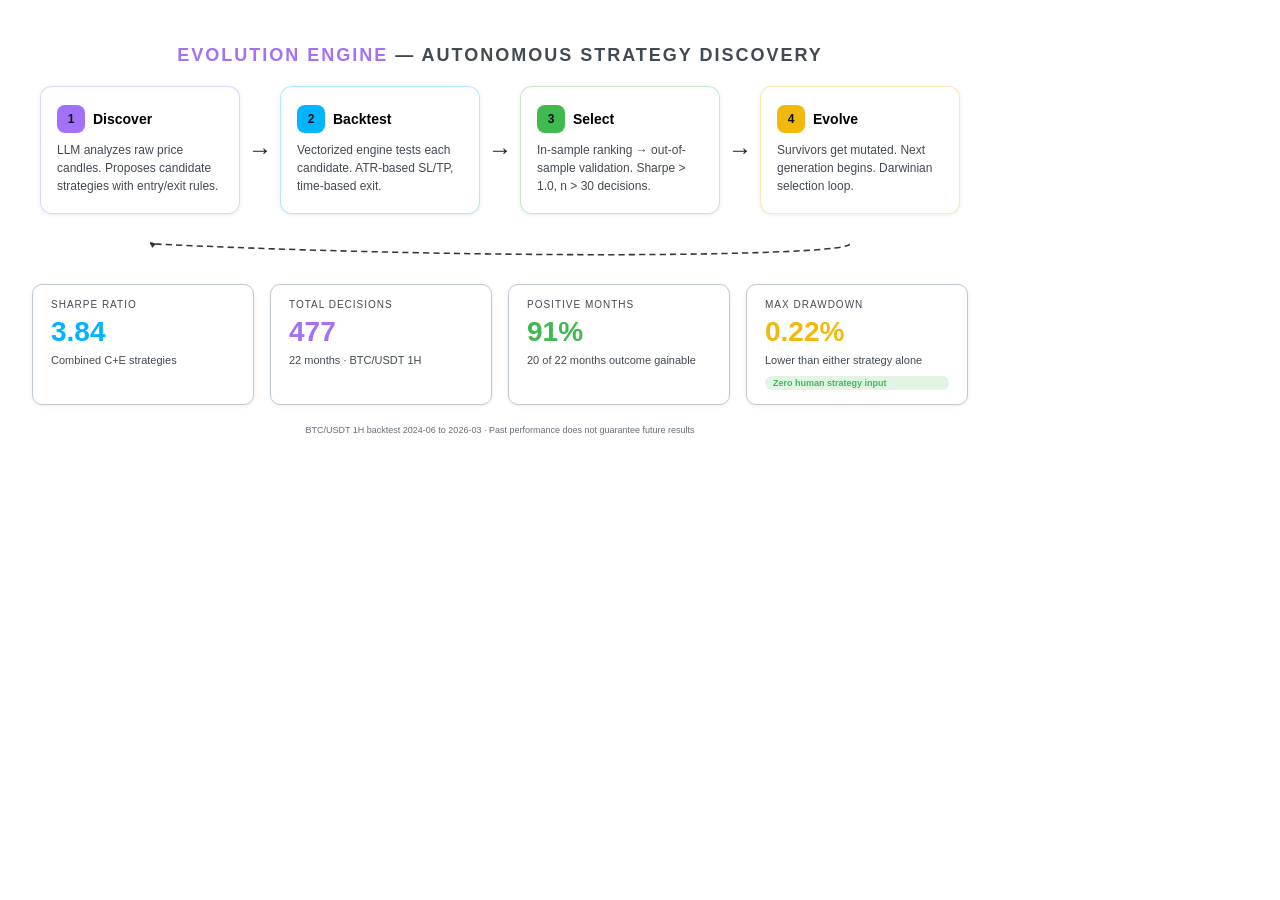
<file: assets/generate_evolution.html>
<!--
  Evolution Engine — 4-Step Pipeline + Results
  Chrome DevTools → Ctrl+Shift+P → "Capture full size screenshot" → save as assets/evolution.png
  Size: 1000x480
-->
<!DOCTYPE html>
<html><head><meta charset="UTF-8">
<style>
* { margin: 0; padding: 0; box-sizing: border-box; }
body {
  width: 1000px; height: 480px; background: transparent;
  font-family: -apple-system, BlinkMacSystemFont, 'Segoe UI', Helvetica, Arial, sans-serif;
  color: #000000; display: flex; flex-direction: column;
  align-items: center; justify-content: center; gap: 20px;
  overflow: hidden; padding: 32px;
}
h2 { font-size: 18px; font-weight: 600; color: #424a53; text-transform: uppercase; letter-spacing: 2px; }
h2 span { color: #a371f7; }

.pipeline { display: flex; align-items: center; gap: 8px; }
.step {
  width: 200px; border-radius: 12px; padding: 18px 16px;
  background: #ffffff; box-shadow: 0 1px 4px rgba(0,0,0,0.08); border: 1.5px solid #c0c8d0;
  display: flex; flex-direction: column; gap: 8px;
}
.step-num {
  display: flex; align-items: center; gap: 8px;
}
.step-badge {
  width: 28px; height: 28px; border-radius: 8px;
  display: flex; align-items: center; justify-content: center;
  font-size: 12px; font-weight: 700; color: #0d1117;
}
.step-title { font-size: 14px; font-weight: 700; }
.step-desc { font-size: 12px; color: #424a53; line-height: 1.5; font-weight: 500; }

.b1 .step-badge { background: #a371f7; }
.b2 .step-badge { background: #00b4ff; }
.b3 .step-badge { background: #3fb950; }
.b4 .step-badge { background: #f0b90b; }
.b1 { border-color: rgba(163,113,247,0.3); }
.b2 { border-color: rgba(0,180,255,0.3); }
.b3 { border-color: rgba(63,185,80,0.3); }
.b4 { border-color: rgba(240,185,11,0.3); }

.arrow { color: #1f2328; font-size: 24px; font-weight: 700; flex-shrink: 0; }
.loop-arrow {
  display: flex; align-items: center; justify-content: center; gap: 8px;
  margin-top: 2px;
}
.loop-arrow svg { width: 700px; height: 28px; }
.loop-label {
  font-size: 11px; font-weight: 600; color: #424a53;
  letter-spacing: 1px; text-transform: uppercase;
}

/* Results card */
.results {
  display: flex; gap: 16px; align-items: stretch;
  width: 100%;
}
.result-box {
  flex: 1; background: #ffffff; box-shadow: 0 1px 4px rgba(0,0,0,0.08); border: 1.5px solid #c0c8d0;
  border-radius: 10px; padding: 14px 18px;
  display: flex; flex-direction: column; gap: 6px;
}
.result-label { font-size: 10px; color: #424a53; text-transform: uppercase; letter-spacing: 1px; }
.result-value { font-size: 28px; font-weight: 800; }
.result-detail { font-size: 11px; color: #424a53; }
.v-blue { color: #00b4ff; }
.v-green { color: #3fb950; }
.v-purple { color: #a371f7; }
.v-gold { color: #f0b90b; }

.tag {
  display: inline-block; font-size: 9px; padding: 2px 8px;
  border-radius: 10px; background: rgba(63,185,80,0.15);
  color: #3fb950; font-weight: 600; margin-top: 4px;
}

.disclaimer { font-size: 9px; color: #656d76; text-align: center; }
</style></head>
<body>

<h2><span>Evolution Engine</span> — Autonomous Strategy Discovery</h2>

<div class="pipeline">
  <div class="step b1">
    <div class="step-num">
      <div class="step-badge">1</div>
      <div class="step-title">Discover</div>
    </div>
    <div class="step-desc">LLM analyzes raw price candles. Proposes candidate strategies with entry/exit rules.</div>
  </div>
  <div class="arrow">→</div>
  <div class="step b2">
    <div class="step-num">
      <div class="step-badge">2</div>
      <div class="step-title">Backtest</div>
    </div>
    <div class="step-desc">Vectorized engine tests each candidate. ATR-based SL/TP, time-based exit.</div>
  </div>
  <div class="arrow">→</div>
  <div class="step b3">
    <div class="step-num">
      <div class="step-badge">3</div>
      <div class="step-title">Select</div>
    </div>
    <div class="step-desc">In-sample ranking → out-of-sample validation. Sharpe > 1.0, n > 30 decisions.</div>
  </div>
  <div class="arrow">→</div>
  <div class="step b4">
    <div class="step-num">
      <div class="step-badge">4</div>
      <div class="step-title">Evolve</div>
    </div>
    <div class="step-desc">Survivors get mutated. Next generation begins. Darwinian selection loop.</div>
  </div>
</div>

<div class="loop-arrow">
  <svg viewBox="0 0 680 20"><path d="M 680 4 C 680 16, 340 20, 0 4" stroke="#30363d" stroke-width="1.5" fill="none" stroke-dasharray="6,4"/><polygon points="2,8 0,2 6,4" fill="#30363d"/></svg>
</div>

<div class="results">
  <div class="result-box">
    <div class="result-label">Sharpe Ratio</div>
    <div class="result-value v-blue">3.84</div>
    <div class="result-detail">Combined C+E strategies</div>
  </div>
  <div class="result-box">
    <div class="result-label">Total Decisions</div>
    <div class="result-value v-purple">477</div>
    <div class="result-detail">22 months · BTC/USDT 1H</div>
  </div>
  <div class="result-box">
    <div class="result-label">Positive Months</div>
    <div class="result-value v-green">91%</div>
    <div class="result-detail">20 of 22 months outcome gainable</div>
  </div>
  <div class="result-box">
    <div class="result-label">Max Drawdown</div>
    <div class="result-value v-gold">0.22%</div>
    <div class="result-detail">Lower than either strategy alone</div>
    <span class="tag">Zero human strategy input</span>
  </div>
</div>

<div class="disclaimer">BTC/USDT 1H backtest 2024-06 to 2026-03 · Past performance does not guarantee future results</div>

</body></html>
</file>
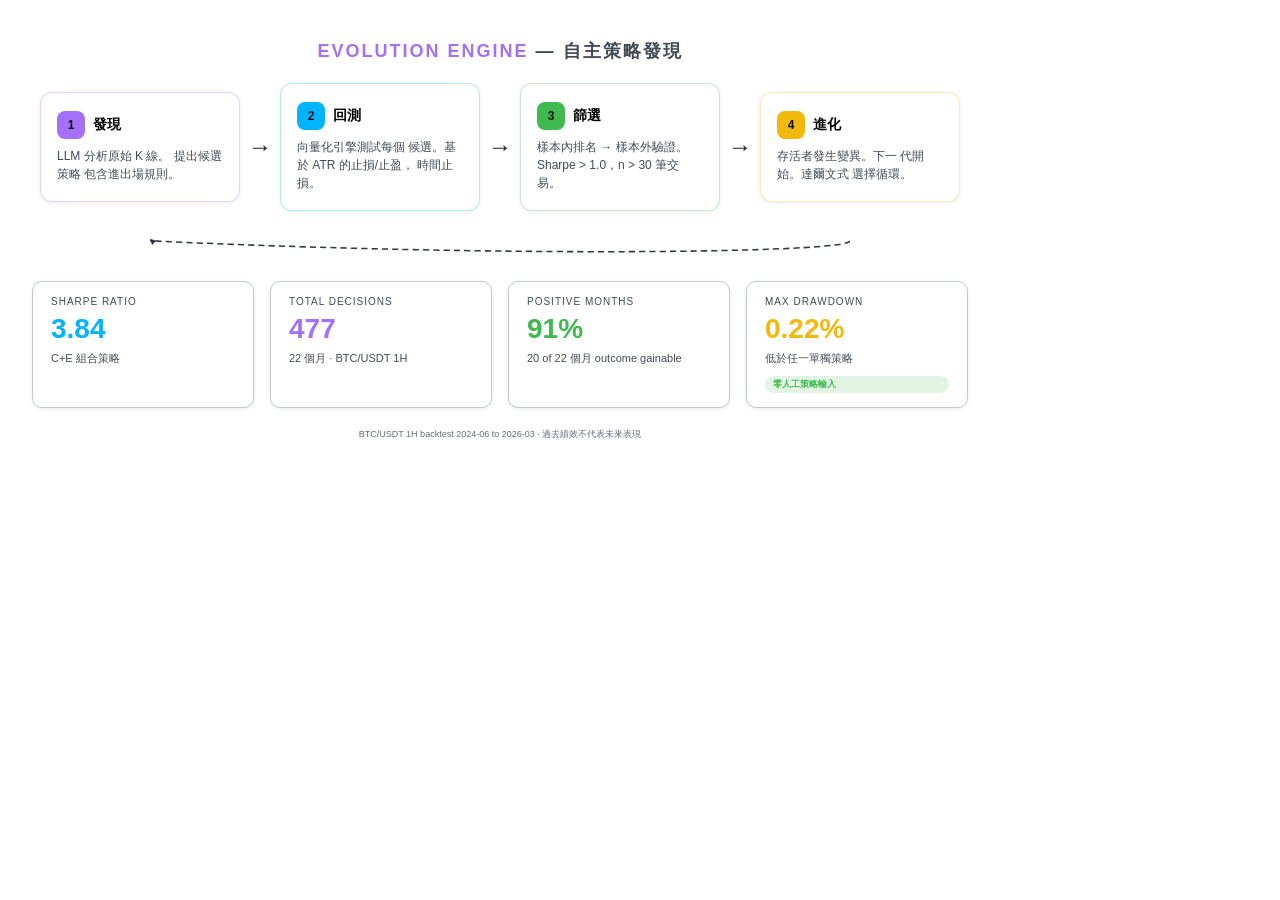
<file: assets/generate_evolution_zh.html>
<!--
  Evolution Engine — 4-Step Pipeline + Results
  Chrome DevTools → Ctrl+Shift+P → "Capture full size screenshot" → save as assets/evolution-zh.png
  Size: 1000x480
-->
<!DOCTYPE html>
<html><head><meta charset="UTF-8">
<style>
* { margin: 0; padding: 0; box-sizing: border-box; }
body {
  width: 1000px; height: 480px; background: transparent;
  font-family: -apple-system, BlinkMacSystemFont, 'Segoe UI', Helvetica, Arial, sans-serif;
  color: #000000; display: flex; flex-direction: column;
  align-items: center; justify-content: center; gap: 20px;
  overflow: hidden; padding: 32px;
}
h2 { font-size: 18px; font-weight: 600; color: #424a53; text-transform: uppercase; letter-spacing: 2px; }
h2 span { color: #a371f7; }

.pipeline { display: flex; align-items: center; gap: 8px; }
.step {
  width: 200px; border-radius: 12px; padding: 18px 16px;
  background: #ffffff; box-shadow: 0 1px 4px rgba(0,0,0,0.08); border: 1.5px solid #c0c8d0;
  display: flex; flex-direction: column; gap: 8px;
}
.step-num {
  display: flex; align-items: center; gap: 8px;
}
.step-badge {
  width: 28px; height: 28px; border-radius: 8px;
  display: flex; align-items: center; justify-content: center;
  font-size: 12px; font-weight: 700; color: #0d1117;
}
.step-title { font-size: 14px; font-weight: 700; }
.step-desc { font-size: 12px; color: #424a53; line-height: 1.5; font-weight: 500; }

.b1 .step-badge { background: #a371f7; }
.b2 .step-badge { background: #00b4ff; }
.b3 .step-badge { background: #3fb950; }
.b4 .step-badge { background: #f0b90b; }
.b1 { border-color: rgba(163,113,247,0.3); }
.b2 { border-color: rgba(0,180,255,0.3); }
.b3 { border-color: rgba(63,185,80,0.3); }
.b4 { border-color: rgba(240,185,11,0.3); }

.arrow { color: #1f2328; font-size: 24px; font-weight: 700; flex-shrink: 0; }
.loop-arrow {
  display: flex; align-items: center; justify-content: center; gap: 8px;
  margin-top: 2px;
}
.loop-arrow svg { width: 700px; height: 28px; }
.loop-label {
  font-size: 11px; font-weight: 600; color: #424a53;
  letter-spacing: 1px; text-transform: uppercase;
}

/* Results card */
.results {
  display: flex; gap: 16px; align-items: stretch;
  width: 100%;
}
.result-box {
  flex: 1; background: #ffffff; box-shadow: 0 1px 4px rgba(0,0,0,0.08); border: 1.5px solid #c0c8d0;
  border-radius: 10px; padding: 14px 18px;
  display: flex; flex-direction: column; gap: 6px;
}
.result-label { font-size: 10px; color: #424a53; text-transform: uppercase; letter-spacing: 1px; }
.result-value { font-size: 28px; font-weight: 800; }
.result-detail { font-size: 11px; color: #424a53; }
.v-blue { color: #00b4ff; }
.v-green { color: #3fb950; }
.v-purple { color: #a371f7; }
.v-gold { color: #f0b90b; }

.tag {
  display: inline-block; font-size: 9px; padding: 2px 8px;
  border-radius: 10px; background: rgba(63,185,80,0.15);
  color: #3fb950; font-weight: 600; margin-top: 4px;
}

.disclaimer { font-size: 9px; color: #656d76; text-align: center; }
</style></head>
<body>

<h2><span>Evolution Engine</span> — 自主策略發現</h2>

<div class="pipeline">
  <div class="step b1">
    <div class="step-num">
      <div class="step-badge">1</div>
      <div class="step-title">發現</div>
    </div>
    <div class="step-desc">LLM 分析原始 K 線。 提出候選策略 包含進出場規則。</div>
  </div>
  <div class="arrow">→</div>
  <div class="step b2">
    <div class="step-num">
      <div class="step-badge">2</div>
      <div class="step-title">回測</div>
    </div>
    <div class="step-desc">向量化引擎測試每個 候選。基於 ATR 的止損/止盈， 時間止損。</div>
  </div>
  <div class="arrow">→</div>
  <div class="step b3">
    <div class="step-num">
      <div class="step-badge">3</div>
      <div class="step-title">篩選</div>
    </div>
    <div class="step-desc">樣本內排名 → 樣本外驗證。Sharpe > 1.0，n > 30 筆交易。</div>
  </div>
  <div class="arrow">→</div>
  <div class="step b4">
    <div class="step-num">
      <div class="step-badge">4</div>
      <div class="step-title">進化</div>
    </div>
    <div class="step-desc">存活者發生變異。下一 代開始。達爾文式 選擇循環。</div>
  </div>
</div>

<div class="loop-arrow">
  <svg viewBox="0 0 680 20"><path d="M 680 4 C 680 16, 340 20, 0 4" stroke="#30363d" stroke-width="1.5" fill="none" stroke-dasharray="6,4"/><polygon points="2,8 0,2 6,4" fill="#30363d"/></svg>
</div>

<div class="results">
  <div class="result-box">
    <div class="result-label">Sharpe Ratio</div>
    <div class="result-value v-blue">3.84</div>
    <div class="result-detail">C+E 組合策略</div>
  </div>
  <div class="result-box">
    <div class="result-label">Total Decisions</div>
    <div class="result-value v-purple">477</div>
    <div class="result-detail">22 個月 · BTC/USDT 1H</div>
  </div>
  <div class="result-box">
    <div class="result-label">Positive Months</div>
    <div class="result-value v-green">91%</div>
    <div class="result-detail">20 of 22 個月 outcome gainable</div>
  </div>
  <div class="result-box">
    <div class="result-label">Max Drawdown</div>
    <div class="result-value v-gold">0.22%</div>
    <div class="result-detail">低於任一單獨策略</div>
    <span class="tag">零人工策略輸入</span>
  </div>
</div>

<div class="disclaimer">BTC/USDT 1H backtest 2024-06 to 2026-03 · 過去績效不代表未來表現</div>

</body></html>
</file>
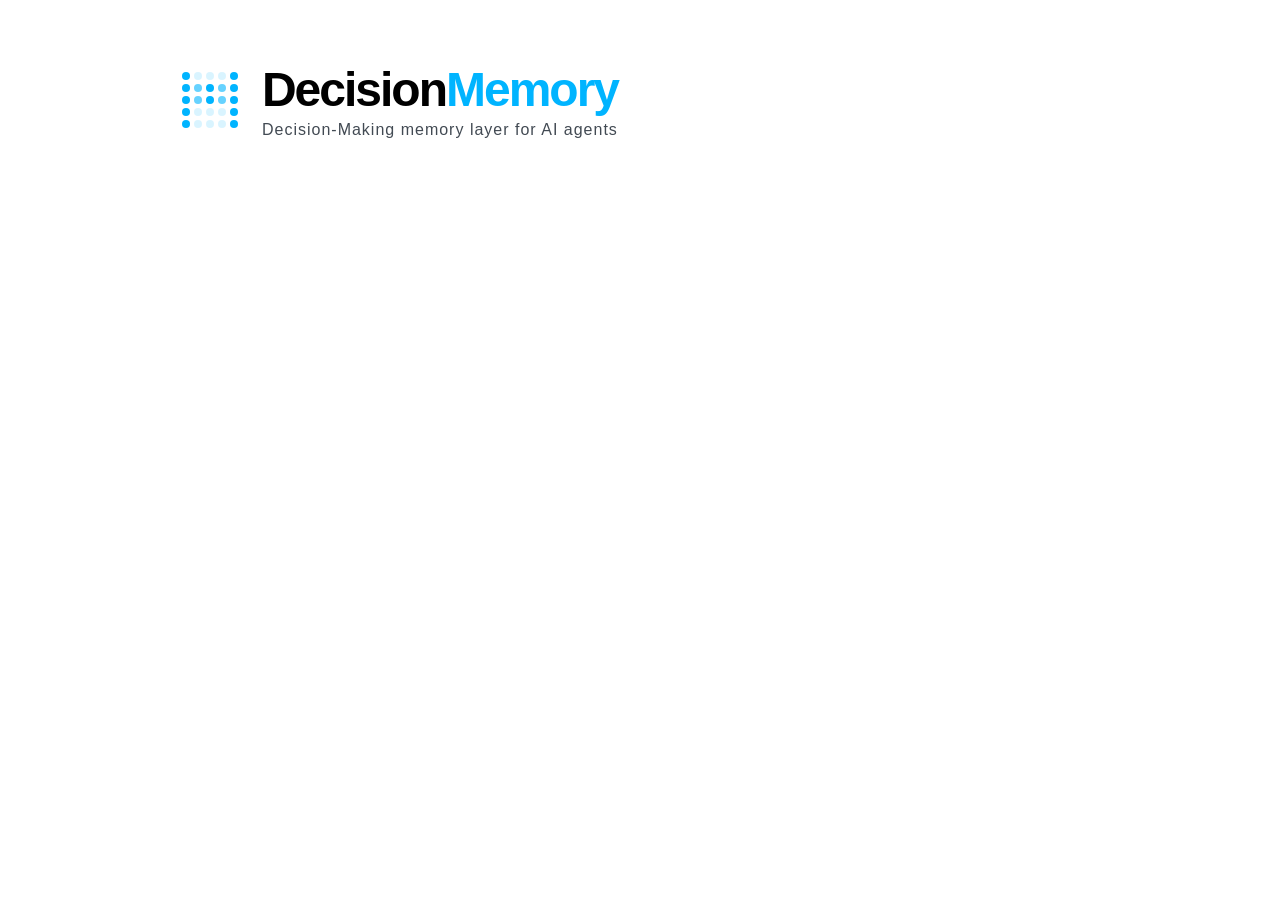
<file: assets/generate_header.html>
<!--
  DecisionMemory Protocol — Brand Header
  Chrome DevTools → Ctrl+Shift+P → "Capture full size screenshot" → save as assets/header.png
  Size: 800x200
-->
<!DOCTYPE html>
<html><head><meta charset="UTF-8">
<style>
* { margin: 0; padding: 0; box-sizing: border-box; }
body {
  width: 800px; height: 200px; background: transparent;
  font-family: -apple-system, BlinkMacSystemFont, 'Segoe UI', Helvetica, Arial, sans-serif;
  display: flex; align-items: center; justify-content: center; gap: 24px;
  overflow: hidden;
}
.logo-mark {
  display: grid; grid-template-columns: repeat(5, 8px); gap: 4px;
}
.dot {
  width: 8px; height: 8px; border-radius: 50%;
  background: #00b4ff; opacity: 0.15;
}
.dot.active { opacity: 1; }
.dot.med { opacity: 0.5; }
.dot.low { opacity: 0.25; }
/* M shape pattern in dots */
.dot:nth-child(1), .dot:nth-child(5),
.dot:nth-child(6), .dot:nth-child(8), .dot:nth-child(10),
.dot:nth-child(11), .dot:nth-child(13), .dot:nth-child(15),
.dot:nth-child(16), .dot:nth-child(20),
.dot:nth-child(21), .dot:nth-child(25) { opacity: 1; }
.dot:nth-child(7), .dot:nth-child(9),
.dot:nth-child(12), .dot:nth-child(14) { opacity: 0.6; }

.text-block { display: flex; flex-direction: column; gap: 4px; }
.brand {
  font-size: 48px; font-weight: 800; letter-spacing: -2px;
  color: #000000;
}
.brand span { color: #00b4ff; }
.tagline {
  font-size: 16px; color: #424a53; letter-spacing: 1px; font-weight: 400;
}
</style></head>
<body>
<div class="logo-mark">
  <div class="dot"></div><div class="dot"></div><div class="dot"></div><div class="dot"></div><div class="dot"></div>
  <div class="dot"></div><div class="dot"></div><div class="dot"></div><div class="dot"></div><div class="dot"></div>
  <div class="dot"></div><div class="dot"></div><div class="dot"></div><div class="dot"></div><div class="dot"></div>
  <div class="dot"></div><div class="dot"></div><div class="dot"></div><div class="dot"></div><div class="dot"></div>
  <div class="dot"></div><div class="dot"></div><div class="dot"></div><div class="dot"></div><div class="dot"></div>
</div>
<div class="text-block">
  <div class="brand">Decision<span>Memory</span></div>
  <div class="tagline">Decision-Making memory layer for AI agents</div>
</div>
</body></html>
</file>
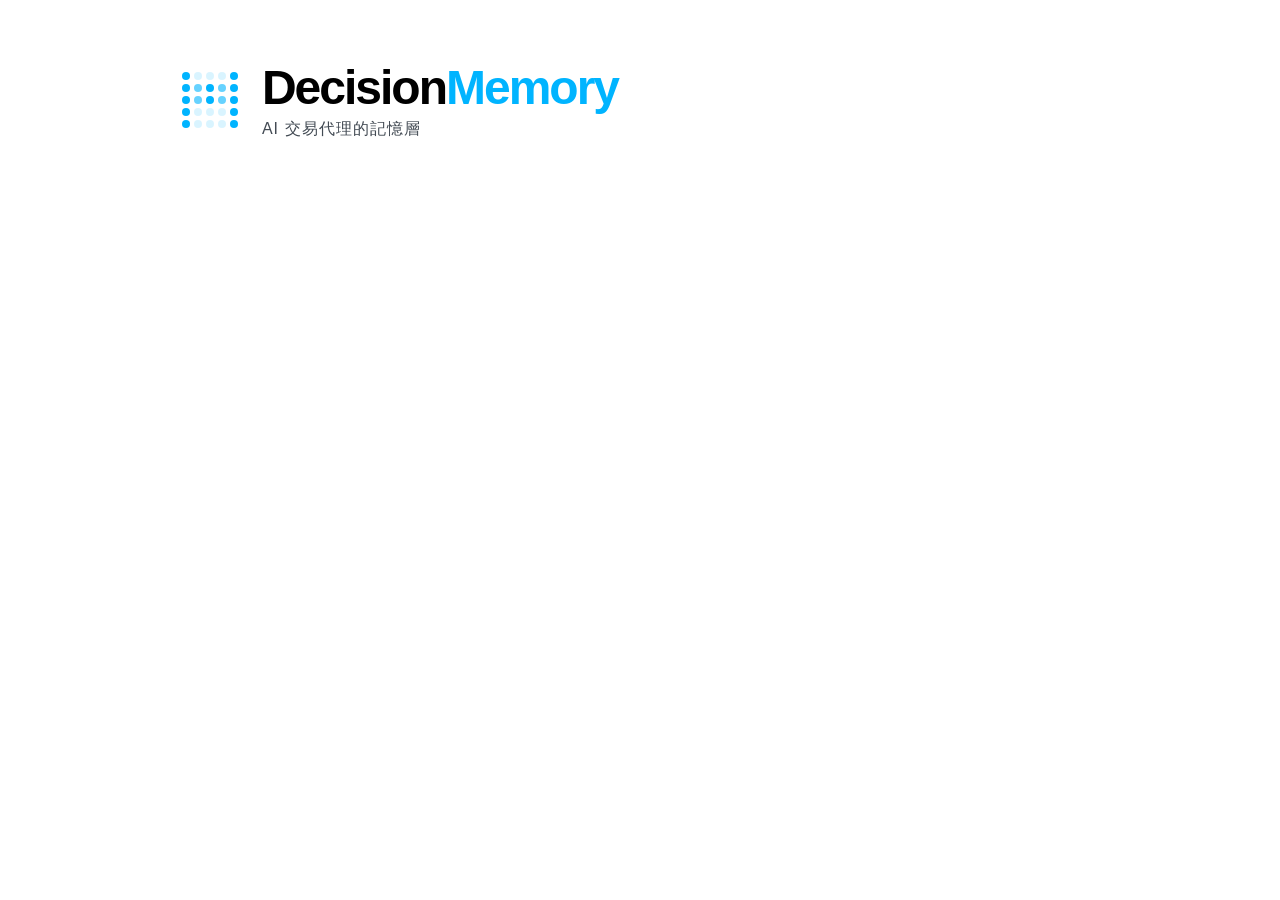
<file: assets/generate_header_zh.html>
<!--
  DecisionMemory Protocol — Brand Header
  Chrome DevTools → Ctrl+Shift+P → "Capture full size screenshot" → save as assets/header-zh.png
  Size: 800x200
-->
<!DOCTYPE html>
<html><head><meta charset="UTF-8">
<style>
* { margin: 0; padding: 0; box-sizing: border-box; }
body {
  width: 800px; height: 200px; background: transparent;
  font-family: -apple-system, BlinkMacSystemFont, 'Segoe UI', Helvetica, Arial, sans-serif;
  display: flex; align-items: center; justify-content: center; gap: 24px;
  overflow: hidden;
}
.logo-mark {
  display: grid; grid-template-columns: repeat(5, 8px); gap: 4px;
}
.dot {
  width: 8px; height: 8px; border-radius: 50%;
  background: #00b4ff; opacity: 0.15;
}
.dot.active { opacity: 1; }
.dot.med { opacity: 0.5; }
.dot.low { opacity: 0.25; }
/* M shape pattern in dots */
.dot:nth-child(1), .dot:nth-child(5),
.dot:nth-child(6), .dot:nth-child(8), .dot:nth-child(10),
.dot:nth-child(11), .dot:nth-child(13), .dot:nth-child(15),
.dot:nth-child(16), .dot:nth-child(20),
.dot:nth-child(21), .dot:nth-child(25) { opacity: 1; }
.dot:nth-child(7), .dot:nth-child(9),
.dot:nth-child(12), .dot:nth-child(14) { opacity: 0.6; }

.text-block { display: flex; flex-direction: column; gap: 4px; }
.brand {
  font-size: 48px; font-weight: 800; letter-spacing: -2px;
  color: #000000;
}
.brand span { color: #00b4ff; }
.tagline {
  font-size: 16px; color: #424a53; letter-spacing: 1px; font-weight: 400;
}
</style></head>
<body>
<div class="logo-mark">
  <div class="dot"></div><div class="dot"></div><div class="dot"></div><div class="dot"></div><div class="dot"></div>
  <div class="dot"></div><div class="dot"></div><div class="dot"></div><div class="dot"></div><div class="dot"></div>
  <div class="dot"></div><div class="dot"></div><div class="dot"></div><div class="dot"></div><div class="dot"></div>
  <div class="dot"></div><div class="dot"></div><div class="dot"></div><div class="dot"></div><div class="dot"></div>
  <div class="dot"></div><div class="dot"></div><div class="dot"></div><div class="dot"></div><div class="dot"></div>
</div>
<div class="text-block">
  <div class="brand">Decision<span>Memory</span></div>
  <div class="tagline">AI 交易代理的記憶層</div>
</div>
</body></html>
</file>
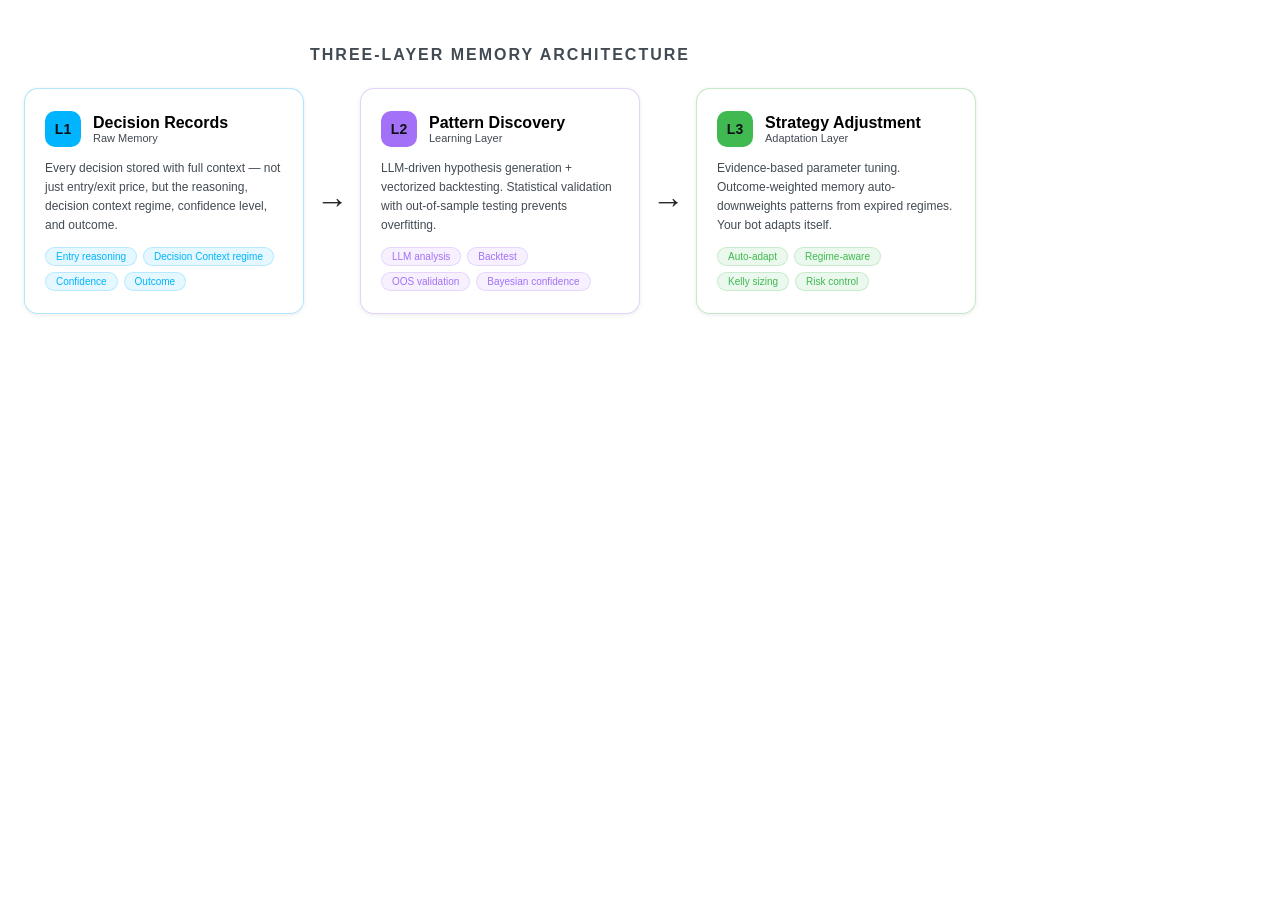
<file: assets/generate_l1l2l3.html>
<!--
  L1 → L2 → L3 Memory Pipeline Detail Cards
  Chrome DevTools → Ctrl+Shift+P → "Capture full size screenshot" → save as assets/memory-pipeline.png
  Size: 1000x360
-->
<!DOCTYPE html>
<html><head><meta charset="UTF-8">
<style>
* { margin: 0; padding: 0; box-sizing: border-box; }
body {
  width: 1000px; height: 360px; background: transparent;
  font-family: -apple-system, BlinkMacSystemFont, 'Segoe UI', Helvetica, Arial, sans-serif;
  color: #000000; display: flex; flex-direction: column;
  align-items: center; justify-content: center; gap: 24px;
  overflow: hidden; padding: 32px;
}
h2 { font-size: 16px; font-weight: 600; color: #424a53; text-transform: uppercase; letter-spacing: 2px; }

.pipeline { display: flex; align-items: stretch; gap: 12px; }

.layer-card {
  width: 280px; border-radius: 14px; padding: 22px 20px;
  background: #ffffff; box-shadow: 0 1px 4px rgba(0,0,0,0.08); display: flex; flex-direction: column; gap: 12px;
}

.layer-header { display: flex; align-items: center; gap: 12px; }
.layer-badge {
  width: 36px; height: 36px; border-radius: 10px;
  display: flex; align-items: center; justify-content: center;
  font-size: 14px; font-weight: 800; color: #0d1117;
}
.layer-name { font-size: 16px; font-weight: 700; }
.layer-subtitle { font-size: 11px; color: #424a53; font-weight: 500; }
.layer-desc { font-size: 12px; color: #424a53; line-height: 1.6; }

.layer-tags { display: flex; flex-wrap: wrap; gap: 6px; }
.tag {
  font-size: 10px; padding: 3px 10px; border-radius: 12px;
  font-weight: 500;
}

/* L1 - Blue */
.l1 { border: 1px solid rgba(0,180,255,0.3); }
.l1 .layer-badge { background: #00b4ff; }
.l1 .tag { background: rgba(0,180,255,0.1); color: #00b4ff; border: 1px solid rgba(0,180,255,0.2); }

/* L2 - Purple */
.l2 { border: 1px solid rgba(163,113,247,0.3); }
.l2 .layer-badge { background: #a371f7; }
.l2 .tag { background: rgba(163,113,247,0.1); color: #a371f7; border: 1px solid rgba(163,113,247,0.2); }

/* L3 - Green */
.l3 { border: 1px solid rgba(63,185,80,0.3); }
.l3 .layer-badge { background: #3fb950; }
.l3 .tag { background: rgba(63,185,80,0.1); color: #3fb950; border: 1px solid rgba(63,185,80,0.2); }

.arrow { color: #1f2328; font-size: 32px; font-weight: 700; display: flex; align-items: center; flex-shrink: 0; }
</style></head>
<body>

<h2>Three-Layer Memory Architecture</h2>

<div class="pipeline">
  <div class="layer-card l1">
    <div class="layer-header">
      <div class="layer-badge">L1</div>
      <div>
        <div class="layer-name">Decision Records</div>
        <div class="layer-subtitle">Raw Memory</div>
      </div>
    </div>
    <div class="layer-desc">Every decision stored with full context — not just entry/exit price, but the reasoning, decision context regime, confidence level, and outcome.</div>
    <div class="layer-tags">
      <span class="tag">Entry reasoning</span>
      <span class="tag">Decision Context regime</span>
      <span class="tag">Confidence</span>
      <span class="tag">Outcome</span>
    </div>
  </div>

  <div class="arrow">→</div>

  <div class="layer-card l2">
    <div class="layer-header">
      <div class="layer-badge">L2</div>
      <div>
        <div class="layer-name">Pattern Discovery</div>
        <div class="layer-subtitle">Learning Layer</div>
      </div>
    </div>
    <div class="layer-desc">LLM-driven hypothesis generation + vectorized backtesting. Statistical validation with out-of-sample testing prevents overfitting.</div>
    <div class="layer-tags">
      <span class="tag">LLM analysis</span>
      <span class="tag">Backtest</span>
      <span class="tag">OOS validation</span>
      <span class="tag">Bayesian confidence</span>
    </div>
  </div>

  <div class="arrow">→</div>

  <div class="layer-card l3">
    <div class="layer-header">
      <div class="layer-badge">L3</div>
      <div>
        <div class="layer-name">Strategy Adjustment</div>
        <div class="layer-subtitle">Adaptation Layer</div>
      </div>
    </div>
    <div class="layer-desc">Evidence-based parameter tuning. Outcome-weighted memory auto-downweights patterns from expired regimes. Your bot adapts itself.</div>
    <div class="layer-tags">
      <span class="tag">Auto-adapt</span>
      <span class="tag">Regime-aware</span>
      <span class="tag">Kelly sizing</span>
      <span class="tag">Risk control</span>
    </div>
  </div>
</div>

</body></html>
</file>
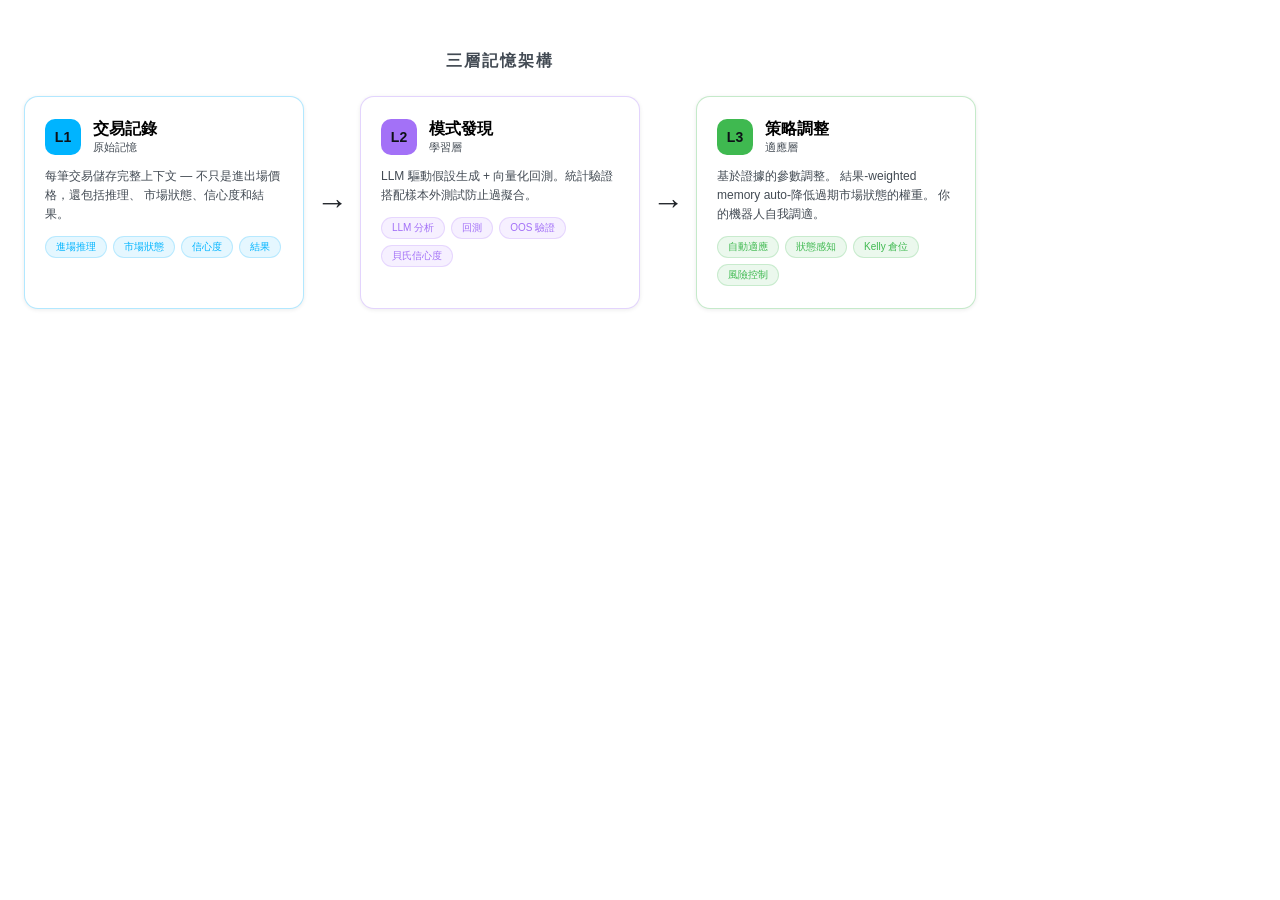
<file: assets/generate_memory-pipeline_zh.html>
<!--
  L1 → L2 → L3 Memory Pipeline Detail Cards
  Chrome DevTools → Ctrl+Shift+P → "Capture full size screenshot" → save as assets/memory-pipeline-zh.png
  Size: 1000x360
-->
<!DOCTYPE html>
<html><head><meta charset="UTF-8">
<style>
* { margin: 0; padding: 0; box-sizing: border-box; }
body {
  width: 1000px; height: 360px; background: transparent;
  font-family: -apple-system, BlinkMacSystemFont, 'Segoe UI', Helvetica, Arial, sans-serif;
  color: #000000; display: flex; flex-direction: column;
  align-items: center; justify-content: center; gap: 24px;
  overflow: hidden; padding: 32px;
}
h2 { font-size: 16px; font-weight: 600; color: #424a53; text-transform: uppercase; letter-spacing: 2px; }

.pipeline { display: flex; align-items: stretch; gap: 12px; }

.layer-card {
  width: 280px; border-radius: 14px; padding: 22px 20px;
  background: #ffffff; box-shadow: 0 1px 4px rgba(0,0,0,0.08); display: flex; flex-direction: column; gap: 12px;
}

.layer-header { display: flex; align-items: center; gap: 12px; }
.layer-badge {
  width: 36px; height: 36px; border-radius: 10px;
  display: flex; align-items: center; justify-content: center;
  font-size: 14px; font-weight: 800; color: #0d1117;
}
.layer-name { font-size: 16px; font-weight: 700; }
.layer-subtitle { font-size: 11px; color: #424a53; font-weight: 500; }
.layer-desc { font-size: 12px; color: #424a53; line-height: 1.6; }

.layer-tags { display: flex; flex-wrap: wrap; gap: 6px; }
.tag {
  font-size: 10px; padding: 3px 10px; border-radius: 12px;
  font-weight: 500;
}

/* L1 - Blue */
.l1 { border: 1px solid rgba(0,180,255,0.3); }
.l1 .layer-badge { background: #00b4ff; }
.l1 .tag { background: rgba(0,180,255,0.1); color: #00b4ff; border: 1px solid rgba(0,180,255,0.2); }

/* L2 - Purple */
.l2 { border: 1px solid rgba(163,113,247,0.3); }
.l2 .layer-badge { background: #a371f7; }
.l2 .tag { background: rgba(163,113,247,0.1); color: #a371f7; border: 1px solid rgba(163,113,247,0.2); }

/* L3 - Green */
.l3 { border: 1px solid rgba(63,185,80,0.3); }
.l3 .layer-badge { background: #3fb950; }
.l3 .tag { background: rgba(63,185,80,0.1); color: #3fb950; border: 1px solid rgba(63,185,80,0.2); }

.arrow { color: #1f2328; font-size: 32px; font-weight: 700; display: flex; align-items: center; flex-shrink: 0; }
</style></head>
<body>

<h2>三層記憶架構</h2>

<div class="pipeline">
  <div class="layer-card l1">
    <div class="layer-header">
      <div class="layer-badge">L1</div>
      <div>
        <div class="layer-name">交易記錄</div>
        <div class="layer-subtitle">原始記憶</div>
      </div>
    </div>
    <div class="layer-desc">每筆交易儲存完整上下文 — 不只是進出場價格，還包括推理、 市場狀態、信心度和結果。</div>
    <div class="layer-tags">
      <span class="tag">進場推理</span>
      <span class="tag">市場狀態</span>
      <span class="tag">信心度</span>
      <span class="tag">結果</span>
    </div>
  </div>

  <div class="arrow">→</div>

  <div class="layer-card l2">
    <div class="layer-header">
      <div class="layer-badge">L2</div>
      <div>
        <div class="layer-name">模式發現</div>
        <div class="layer-subtitle">學習層</div>
      </div>
    </div>
    <div class="layer-desc">LLM 驅動假設生成 + 向量化回測。統計驗證 搭配樣本外測試防止過擬合。</div>
    <div class="layer-tags">
      <span class="tag">LLM 分析</span>
      <span class="tag">回測</span>
      <span class="tag">OOS 驗證</span>
      <span class="tag">貝氏信心度</span>
    </div>
  </div>

  <div class="arrow">→</div>

  <div class="layer-card l3">
    <div class="layer-header">
      <div class="layer-badge">L3</div>
      <div>
        <div class="layer-name">策略調整</div>
        <div class="layer-subtitle">適應層</div>
      </div>
    </div>
    <div class="layer-desc">基於證據的參數調整。 結果-weighted memory auto-降低過期市場狀態的權重。 你的機器人自我調適。</div>
    <div class="layer-tags">
      <span class="tag">自動適應</span>
      <span class="tag">狀態感知</span>
      <span class="tag">Kelly 倉位</span>
      <span class="tag">風險控制</span>
    </div>
  </div>
</div>

</body></html>
</file>
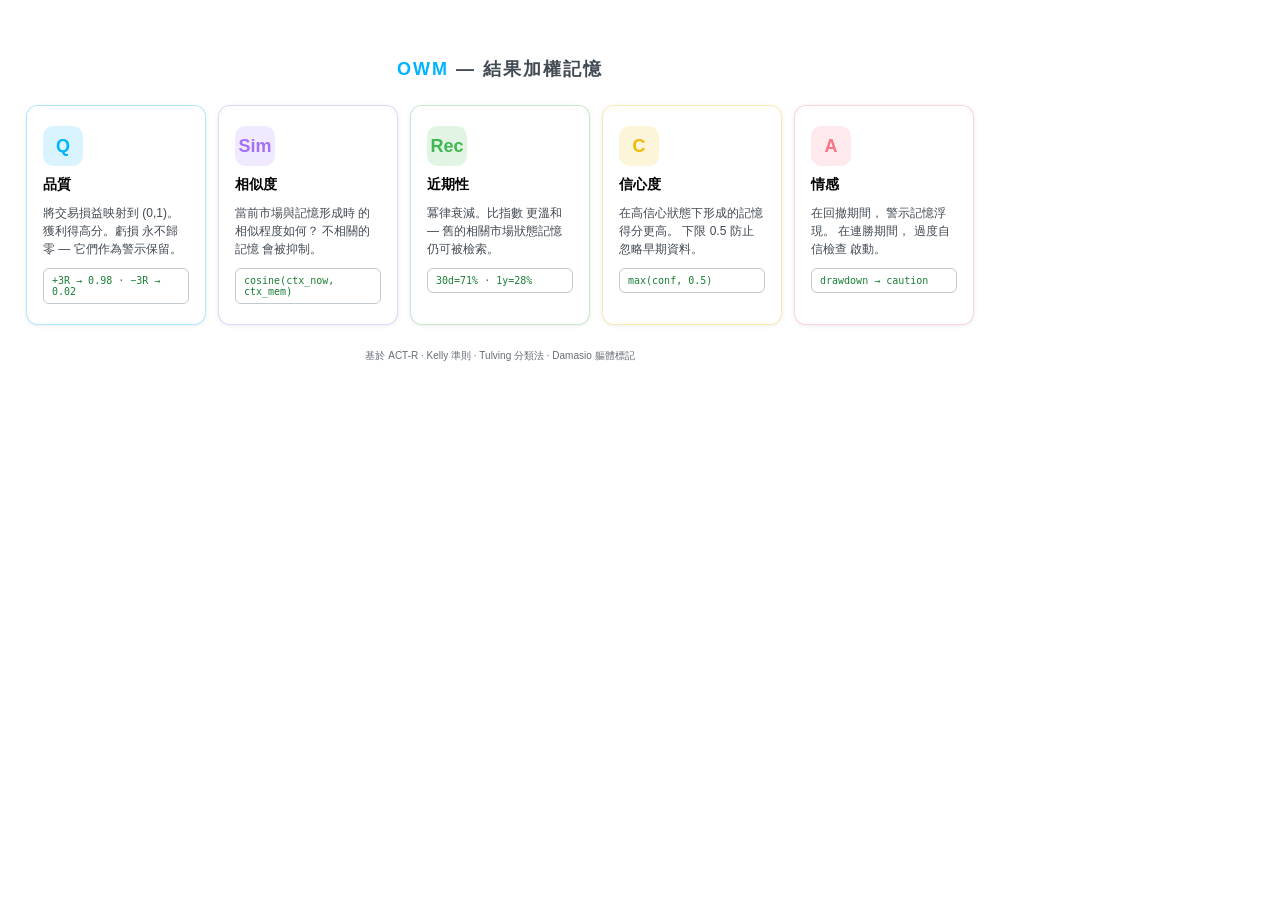
<file: assets/generate_owm-factors_zh.html>
<!--
  OWM (結果加權記憶) — 5 Factor Cards
  Chrome DevTools → Ctrl+Shift+P → "Capture full size screenshot" → save as assets/owm-factors-zh.png
  Size: 1000x420
-->
<!DOCTYPE html>
<html><head><meta charset="UTF-8">
<style>
* { margin: 0; padding: 0; box-sizing: border-box; }
body {
  width: 1000px; height: 420px; background: transparent;
  font-family: -apple-system, BlinkMacSystemFont, 'Segoe UI', Helvetica, Arial, sans-serif;
  color: #000000; display: flex; flex-direction: column;
  align-items: center; justify-content: center; gap: 24px;
  overflow: hidden; padding: 32px;
}
h2 {
  font-size: 18px; font-weight: 600; color: #424a53;
  text-transform: uppercase; letter-spacing: 2px;
}
h2 span { color: #00b4ff; }
.cards { display: flex; gap: 12px; }
.card {
  width: 180px; border-radius: 12px; padding: 20px 16px;
  background: #ffffff; box-shadow: 0 1px 4px rgba(0,0,0,0.08); border: 1.5px solid #c0c8d0;
  display: flex; flex-direction: column; gap: 10px;
  transition: border-color 0.3s;
}
.card-icon {
  width: 40px; height: 40px; border-radius: 10px;
  display: flex; align-items: center; justify-content: center;
  font-size: 18px; font-weight: 700;
}
.card-title { font-size: 14px; font-weight: 700; }
.card-desc { font-size: 12px; color: #424a53; line-height: 1.5; font-weight: 500; }
.card-formula {
  font-size: 10px; font-family: 'SF Mono', 'Fira Code', monospace;
  padding: 6px 8px; border-radius: 6px; background: transparent;
  color: #1a7f37; border: 1.5px solid #c0c8d0;
}

/* Colors per factor */
.c-q { border-color: rgba(0, 180, 255, 0.3); }
.c-q .card-icon { background: rgba(0, 180, 255, 0.15); color: #00b4ff; }
.c-s { border-color: rgba(163, 113, 247, 0.3); }
.c-s .card-icon { background: rgba(163, 113, 247, 0.15); color: #a371f7; }
.c-r { border-color: rgba(63, 185, 80, 0.3); }
.c-r .card-icon { background: rgba(63, 185, 80, 0.15); color: #3fb950; }
.c-c { border-color: rgba(240, 185, 11, 0.3); }
.c-c .card-icon { background: rgba(240, 185, 11, 0.15); color: #f0b90b; }
.c-a { border-color: rgba(249, 117, 131, 0.3); }
.c-a .card-icon { background: rgba(249, 117, 131, 0.15); color: #f97583; }

.footer { font-size: 10px; color: #656d76; }
</style></head>
<body>

<h2><span>OWM</span> — 結果加權記憶</h2>

<div class="cards">
  <div class="card c-q">
    <div class="card-icon">Q</div>
    <div class="card-title">品質</div>
    <div class="card-desc">將交易損益映射到 (0,1)。 獲利得高分。虧損 永不歸零 — 它們作為警示保留。</div>
    <div class="card-formula">+3R → 0.98 · −3R → 0.02</div>
  </div>

  <div class="card c-s">
    <div class="card-icon">Sim</div>
    <div class="card-title">相似度</div>
    <div class="card-desc">當前市場與記憶形成時 的相似程度如何？ 不相關的記憶 會被抑制。</div>
    <div class="card-formula">cosine(ctx_now, ctx_mem)</div>
  </div>

  <div class="card c-r">
    <div class="card-icon">Rec</div>
    <div class="card-title">近期性</div>
    <div class="card-desc">冪律衰減。比指數 更溫和 — 舊的相關市場狀態記憶 仍可被檢索。</div>
    <div class="card-formula">30d=71% · 1y=28%</div>
  </div>

  <div class="card c-c">
    <div class="card-icon">C</div>
    <div class="card-title">信心度</div>
    <div class="card-desc">在高信心狀態下形成的記憶得分更高。 下限 0.5 防止 忽略早期資料。</div>
    <div class="card-formula">max(conf, 0.5)</div>
  </div>

  <div class="card c-a">
    <div class="card-icon">A</div>
    <div class="card-title">情感</div>
    <div class="card-desc">在回撤期間， 警示記憶浮現。 在連勝期間， 過度自信檢查 啟動。</div>
    <div class="card-formula">drawdown → caution</div>
  </div>
</div>

<div class="footer">基於 ACT-R · Kelly 準則 · Tulving 分類法 · Damasio 軀體標記</div>

</body></html>
</file>
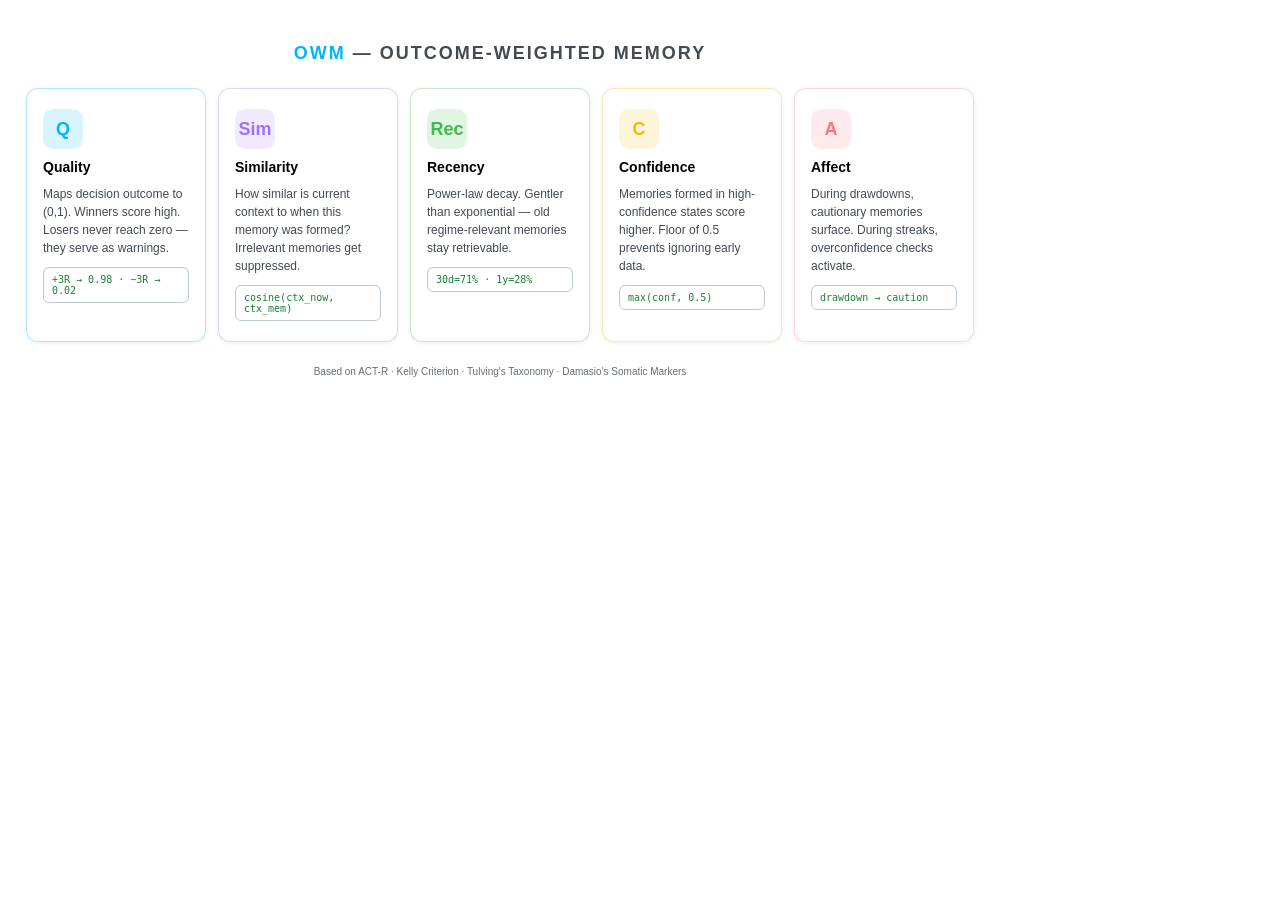
<file: assets/generate_owm.html>
<!--
  OWM (Outcome-Weighted Memory) — 5 Factor Cards
  Chrome DevTools → Ctrl+Shift+P → "Capture full size screenshot" → save as assets/owm-factors.png
  Size: 1000x420
-->
<!DOCTYPE html>
<html><head><meta charset="UTF-8">
<style>
* { margin: 0; padding: 0; box-sizing: border-box; }
body {
  width: 1000px; height: 420px; background: transparent;
  font-family: -apple-system, BlinkMacSystemFont, 'Segoe UI', Helvetica, Arial, sans-serif;
  color: #000000; display: flex; flex-direction: column;
  align-items: center; justify-content: center; gap: 24px;
  overflow: hidden; padding: 32px;
}
h2 {
  font-size: 18px; font-weight: 600; color: #424a53;
  text-transform: uppercase; letter-spacing: 2px;
}
h2 span { color: #00b4ff; }
.cards { display: flex; gap: 12px; }
.card {
  width: 180px; border-radius: 12px; padding: 20px 16px;
  background: #ffffff; box-shadow: 0 1px 4px rgba(0,0,0,0.08); border: 1.5px solid #c0c8d0;
  display: flex; flex-direction: column; gap: 10px;
  transition: border-color 0.3s;
}
.card-icon {
  width: 40px; height: 40px; border-radius: 10px;
  display: flex; align-items: center; justify-content: center;
  font-size: 18px; font-weight: 700;
}
.card-title { font-size: 14px; font-weight: 700; }
.card-desc { font-size: 12px; color: #424a53; line-height: 1.5; font-weight: 500; }
.card-formula {
  font-size: 10px; font-family: 'SF Mono', 'Fira Code', monospace;
  padding: 6px 8px; border-radius: 6px; background: transparent;
  color: #1a7f37; border: 1.5px solid #c0c8d0;
}

/* Colors per factor */
.c-q { border-color: rgba(0, 180, 255, 0.3); }
.c-q .card-icon { background: rgba(0, 180, 255, 0.15); color: #00b4ff; }
.c-s { border-color: rgba(163, 113, 247, 0.3); }
.c-s .card-icon { background: rgba(163, 113, 247, 0.15); color: #a371f7; }
.c-r { border-color: rgba(63, 185, 80, 0.3); }
.c-r .card-icon { background: rgba(63, 185, 80, 0.15); color: #3fb950; }
.c-c { border-color: rgba(240, 185, 11, 0.3); }
.c-c .card-icon { background: rgba(240, 185, 11, 0.15); color: #f0b90b; }
.c-a { border-color: rgba(249, 117, 131, 0.3); }
.c-a .card-icon { background: rgba(249, 117, 131, 0.15); color: #f97583; }

.footer { font-size: 10px; color: #656d76; }
</style></head>
<body>

<h2><span>OWM</span> — Outcome-Weighted Memory</h2>

<div class="cards">
  <div class="card c-q">
    <div class="card-icon">Q</div>
    <div class="card-title">Quality</div>
    <div class="card-desc">Maps decision outcome to (0,1). Winners score high. Losers never reach zero — they serve as warnings.</div>
    <div class="card-formula">+3R → 0.98 · −3R → 0.02</div>
  </div>

  <div class="card c-s">
    <div class="card-icon">Sim</div>
    <div class="card-title">Similarity</div>
    <div class="card-desc">How similar is current context to when this memory was formed? Irrelevant memories get suppressed.</div>
    <div class="card-formula">cosine(ctx_now, ctx_mem)</div>
  </div>

  <div class="card c-r">
    <div class="card-icon">Rec</div>
    <div class="card-title">Recency</div>
    <div class="card-desc">Power-law decay. Gentler than exponential — old regime-relevant memories stay retrievable.</div>
    <div class="card-formula">30d=71% · 1y=28%</div>
  </div>

  <div class="card c-c">
    <div class="card-icon">C</div>
    <div class="card-title">Confidence</div>
    <div class="card-desc">Memories formed in high-confidence states score higher. Floor of 0.5 prevents ignoring early data.</div>
    <div class="card-formula">max(conf, 0.5)</div>
  </div>

  <div class="card c-a">
    <div class="card-icon">A</div>
    <div class="card-title">Affect</div>
    <div class="card-desc">During drawdowns, cautionary memories surface. During streaks, overconfidence checks activate.</div>
    <div class="card-formula">drawdown → caution</div>
  </div>
</div>

<div class="footer">Based on ACT-R · Kelly Criterion · Tulving's Taxonomy · Damasio's Somatic Markers</div>

</body></html>
</file>
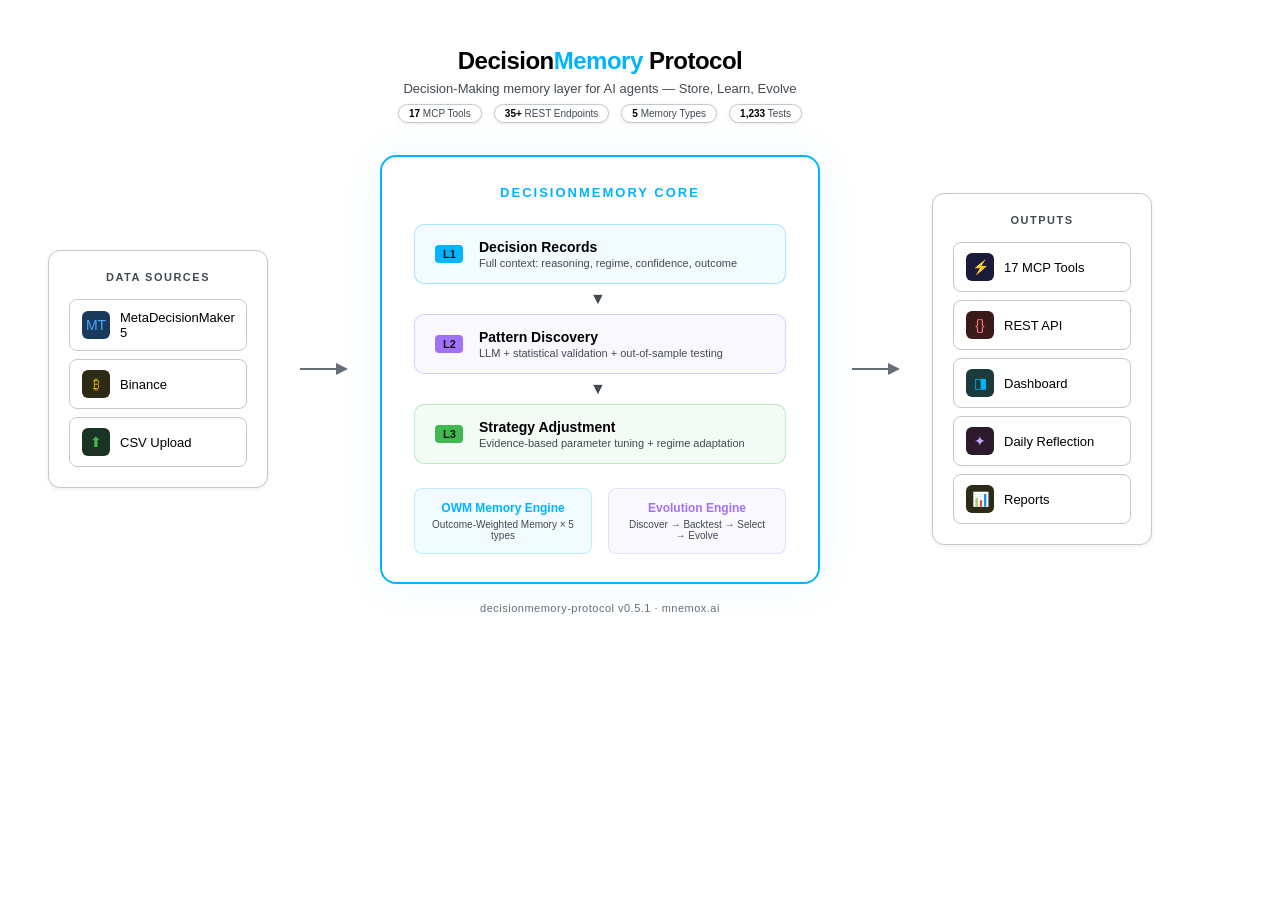
<file: assets/generate_schema.html>
<!--
  DecisionMemory Protocol — Architecture Diagram Generator

  使用方式：
  1. 用瀏覽器開啟此檔案
  2. Chrome DevTools → Ctrl+Shift+P → "Capture full size screenshot"
  3. 存為 assets/schema.png

  設計規格：1200x630px（GitHub social preview 標準）
  品牌色：#00b4ff | 背景：#0d1117
-->
<!DOCTYPE html>
<html lang="en">
<head>
<meta charset="UTF-8">
<style>
  * { margin: 0; padding: 0; box-sizing: border-box; }

  body {
    width: 1200px;
    height: 630px;
    background: transparent;
    font-family: -apple-system, BlinkMacSystemFont, 'Segoe UI', Helvetica, Arial, sans-serif;
    color: #000000;
    display: flex;
    flex-direction: column;
    justify-content: center;
    align-items: center;
    overflow: hidden;
    position: relative;
  }

  .main {
    display: flex;
    align-items: center;
    gap: 32px;
    padding: 0 48px;
    width: 100%;
  }

  /* === Column boxes === */
  .col {
    border-radius: 12px;
    padding: 20px;
    position: relative;
  }

  .col-left {
    width: 220px;
    background: #ffffff; box-shadow: 0 1px 4px rgba(0,0,0,0.08);
    border: 1.5px solid #c0c8d0;
    flex-shrink: 0;
  }

  .col-center {
    flex: 1;
    background: #ffffff; box-shadow: 0 2px 8px rgba(0,180,255,0.12);
    border: 2px solid #00b4ff;
    border-radius: 16px;
    padding: 28px 32px;
    position: relative;
    box-shadow: 0 0 40px rgba(0, 180, 255, 0.08);
  }

  .col-right {
    width: 220px;
    background: #ffffff; box-shadow: 0 1px 4px rgba(0,0,0,0.08);
    border: 1.5px solid #c0c8d0;
    flex-shrink: 0;
  }

  /* === Headers === */
  .col-header {
    font-size: 11px;
    font-weight: 600;
    text-transform: uppercase;
    letter-spacing: 1.5px;
    color: #424a53;
    margin-bottom: 16px;
    text-align: center;
  }

  .col-center .col-header {
    color: #00b4ff;
    font-size: 13px;
    letter-spacing: 2px;
    margin-bottom: 24px;
  }

  /* === Source / Output items === */
  .item {
    display: flex;
    align-items: center;
    gap: 10px;
    padding: 10px 12px;
    margin-bottom: 8px;
    background: transparent;
    border-radius: 8px;
    border: 1.5px solid #c0c8d0;
    font-size: 13px;
    font-weight: 500;
  }

  .item:last-child { margin-bottom: 0; }

  .item-icon {
    width: 28px;
    height: 28px;
    border-radius: 6px;
    display: flex;
    align-items: center;
    justify-content: center;
    font-size: 14px;
    flex-shrink: 0;
  }

  .icon-mt5 { background: #1a3a5c; color: #4da6ff; }
  .icon-binance { background: #2d2a15; color: #f0b90b; }
  .icon-csv { background: #1a3322; color: #3fb950; }
  .icon-mcp { background: #1a1a3c; color: #a78bfa; }
  .icon-api { background: #3c1a1a; color: #f97583; }
  .icon-dash { background: #1a3a3c; color: #00b4ff; }
  .icon-ref { background: #2d1a2d; color: #d2a8ff; }
  .icon-rep { background: #2d2a15; color: #f0b90b; }

  /* === Center: Three Layers === */
  .layers {
    display: flex;
    flex-direction: column;
    gap: 12px;
    margin-bottom: 24px;
  }

  .layer {
    display: flex;
    align-items: center;
    gap: 16px;
    padding: 14px 20px;
    border-radius: 10px;
    position: relative;
  }

  .layer-l1 { background: rgba(0, 180, 255, 0.05); border: 1.5px solid rgba(0, 180, 255, 0.3); }
  .layer-l2 { background: rgba(163, 113, 247, 0.05); border: 1.5px solid rgba(163, 113, 247, 0.3); }
  .layer-l3 { background: rgba(63, 185, 80, 0.06); border: 1.5px solid rgba(63, 185, 80, 0.3); }

  .layer-badge {
    font-size: 11px;
    font-weight: 700;
    padding: 3px 8px;
    border-radius: 4px;
    flex-shrink: 0;
    width: 28px;
    text-align: center;
  }

  .badge-l1 { background: #00b4ff; color: #0d1117; }
  .badge-l2 { background: #a371f7; color: #0d1117; }
  .badge-l3 { background: #3fb950; color: #0d1117; }

  .layer-text {
    flex: 1;
  }

  .layer-title {
    font-size: 14px;
    font-weight: 600;
    margin-bottom: 2px;
  }

  .layer-desc {
    font-size: 11px;
    color: #424a53;
  }

  /* === Arrows between layers === */
  .layer-arrow {
    text-align: center;
    color: #424a53;
    font-size: 16px;
    margin: -6px 0;
    letter-spacing: 4px;
  }

  /* === Engines row === */
  .engines {
    display: flex;
    gap: 16px;
  }

  .engine {
    flex: 1;
    padding: 12px 16px;
    border-radius: 8px;
    text-align: center;
    font-size: 12px;
    font-weight: 600;
  }

  .engine-owm {
    background: rgba(0, 180, 255, 0.05);
    border: 1px solid rgba(0, 180, 255, 0.2);
    color: #00b4ff;
  }

  .engine-evo {
    background: rgba(163, 113, 247, 0.05);
    border: 1px solid rgba(163, 113, 247, 0.2);
    color: #a371f7;
  }

  .engine-sub {
    font-size: 10px;
    color: #424a53;
    font-weight: 400;
    margin-top: 4px;
  }

  /* === Arrows === */
  .arrow {
    display: flex;
    align-items: center;
    justify-content: center;
    flex-shrink: 0;
    width: 48px;
  }

  .arrow svg {
    width: 48px;
    height: 24px;
  }

  .arrow path {
    stroke: #656d76;
    stroke-width: 2;
    fill: none;
  }

  .arrow polygon {
    fill: #656d76;
  }

  /* === Title === */
  .top-title {
    text-align: center;
    margin-bottom: 32px;
  }

  .top-title h1 {
    font-size: 24px;
    font-weight: 700;
    color: #000000;
    letter-spacing: -0.5px;
  }

  .top-title h1 span {
    color: #00b4ff;
  }

  .top-title p {
    font-size: 13px;
    color: #424a53;
    margin-top: 6px;
  }

  /* === Footer === */
  .footer {
    position: absolute;
    bottom: 16px;
    font-size: 11px;
    color: #656d76;
    letter-spacing: 0.5px;
  }

  .footer a {
    color: #656d76;
    text-decoration: none;
  }

  /* === Stats badges === */
  .stats {
    display: flex;
    gap: 12px;
    justify-content: center;
    margin-top: 8px;
  }

  .stat {
    font-size: 10px;
    padding: 3px 10px;
    border-radius: 12px;
    background: #ffffff; box-shadow: 0 1px 4px rgba(0,0,0,0.08);
    border: 1.5px solid #c0c8d0;
    color: #424a53;
  }

  .stat strong {
    color: #000000;
  }
</style>
</head>
<body>

<div class="top-title">
  <h1>Decision<span>Memory</span> Protocol</h1>
  <p>Decision-Making memory layer for AI agents — Store, Learn, Evolve</p>
  <div class="stats">
    <span class="stat"><strong>17</strong> MCP Tools</span>
    <span class="stat"><strong>35+</strong> REST Endpoints</span>
    <span class="stat"><strong>5</strong> Memory Types</span>
    <span class="stat"><strong>1,233</strong> Tests</span>
  </div>
</div>

<div class="main">
  <!-- Left: Data Sources -->
  <div class="col col-left">
    <div class="col-header">Data Sources</div>
    <div class="item">
      <div class="item-icon icon-mt5">MT</div>
      <span>MetaDecisionMaker 5</span>
    </div>
    <div class="item">
      <div class="item-icon icon-binance">₿</div>
      <span>Binance</span>
    </div>
    <div class="item">
      <div class="item-icon icon-csv">⬆</div>
      <span>CSV Upload</span>
    </div>
  </div>

  <!-- Arrow Left → Center -->
  <div class="arrow">
    <svg viewBox="0 0 48 24">
      <path d="M 0 12 L 38 12" />
      <polygon points="36,6 48,12 36,18" />
    </svg>
  </div>

  <!-- Center: Core -->
  <div class="col col-center">
    <div class="col-header">DecisionMemory Core</div>

    <div class="layers">
      <div class="layer layer-l1">
        <span class="layer-badge badge-l1">L1</span>
        <div class="layer-text">
          <div class="layer-title">Decision Records</div>
          <div class="layer-desc">Full context: reasoning, regime, confidence, outcome</div>
        </div>
      </div>

      <div class="layer-arrow">▼</div>

      <div class="layer layer-l2">
        <span class="layer-badge badge-l2">L2</span>
        <div class="layer-text">
          <div class="layer-title">Pattern Discovery</div>
          <div class="layer-desc">LLM + statistical validation + out-of-sample testing</div>
        </div>
      </div>

      <div class="layer-arrow">▼</div>

      <div class="layer layer-l3">
        <span class="layer-badge badge-l3">L3</span>
        <div class="layer-text">
          <div class="layer-title">Strategy Adjustment</div>
          <div class="layer-desc">Evidence-based parameter tuning + regime adaptation</div>
        </div>
      </div>
    </div>

    <div class="engines">
      <div class="engine engine-owm">
        OWM Memory Engine
        <div class="engine-sub">Outcome-Weighted Memory × 5 types</div>
      </div>
      <div class="engine engine-evo">
        Evolution Engine
        <div class="engine-sub">Discover → Backtest → Select → Evolve</div>
      </div>
    </div>
  </div>

  <!-- Arrow Center → Right -->
  <div class="arrow">
    <svg viewBox="0 0 48 24">
      <path d="M 0 12 L 38 12" />
      <polygon points="36,6 48,12 36,18" />
    </svg>
  </div>

  <!-- Right: Outputs -->
  <div class="col col-right">
    <div class="col-header">Outputs</div>
    <div class="item">
      <div class="item-icon icon-mcp">⚡</div>
      <span>17 MCP Tools</span>
    </div>
    <div class="item">
      <div class="item-icon icon-api">{}</div>
      <span>REST API</span>
    </div>
    <div class="item">
      <div class="item-icon icon-dash">◨</div>
      <span>Dashboard</span>
    </div>
    <div class="item">
      <div class="item-icon icon-ref">✦</div>
      <span>Daily Reflection</span>
    </div>
    <div class="item">
      <div class="item-icon icon-rep">📊</div>
      <span>Reports</span>
    </div>
  </div>
</div>

<div class="footer">
  decisionmemory-protocol v0.5.1 · mnemox.ai
</div>

</body>
</html>
</file>
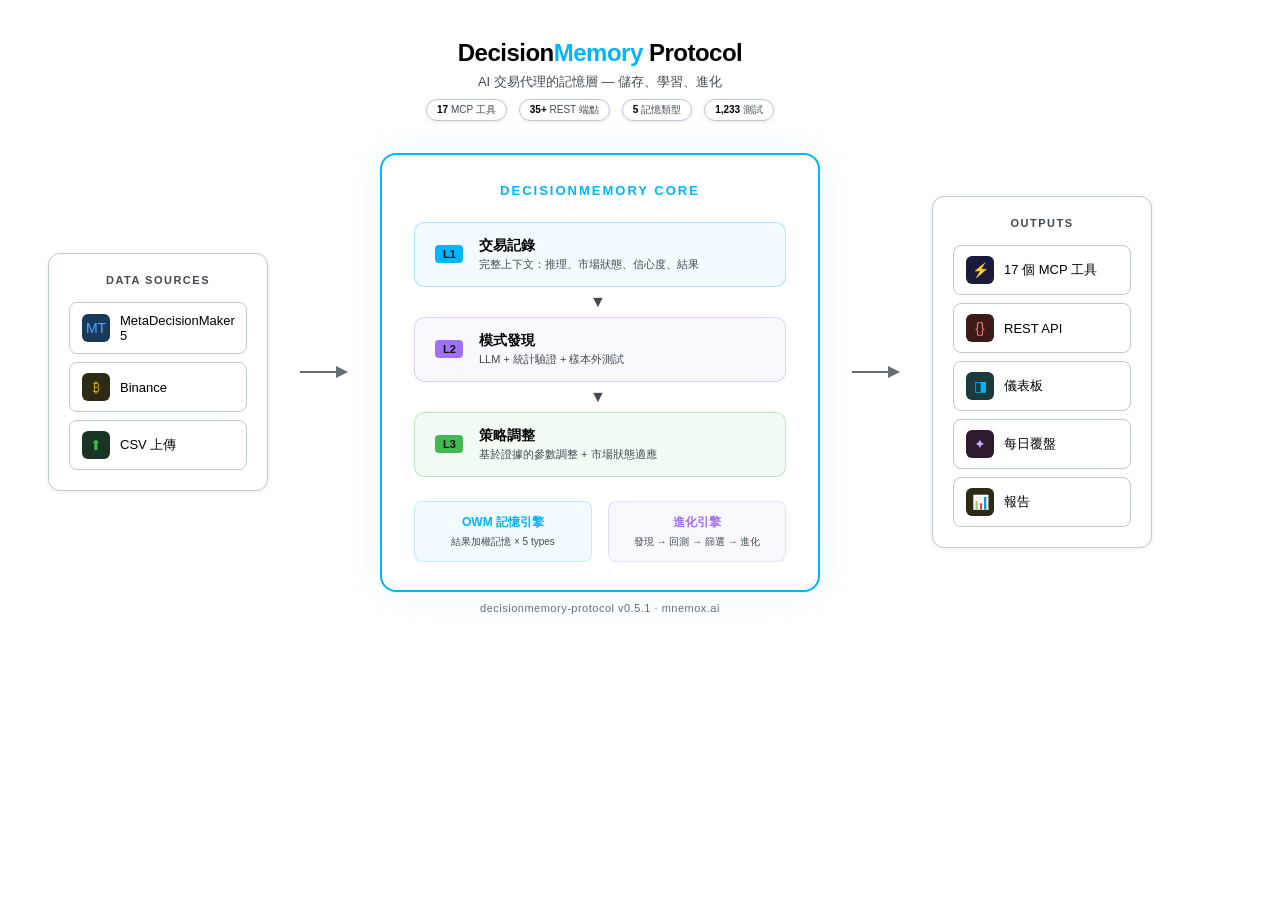
<file: assets/generate_schema_zh.html>
<!--
  DecisionMemory Protocol — Architecture Diagram Generator

  使用方式：
  1. 用瀏覽器開啟此檔案
  2. Chrome DevTools → Ctrl+Shift+P → "Capture full size screenshot"
  3. 存為 assets/schema.png

  設計規格：1200x630px（GitHub social preview 標準）
  品牌色：#00b4ff | 背景：#0d1117
-->
<!DOCTYPE html>
<html lang="en">
<head>
<meta charset="UTF-8">
<style>
  * { margin: 0; padding: 0; box-sizing: border-box; }

  body {
    width: 1200px;
    height: 630px;
    background: transparent;
    font-family: -apple-system, BlinkMacSystemFont, 'Segoe UI', Helvetica, Arial, sans-serif;
    color: #000000;
    display: flex;
    flex-direction: column;
    justify-content: center;
    align-items: center;
    overflow: hidden;
    position: relative;
  }

  .main {
    display: flex;
    align-items: center;
    gap: 32px;
    padding: 0 48px;
    width: 100%;
  }

  /* === Column boxes === */
  .col {
    border-radius: 12px;
    padding: 20px;
    position: relative;
  }

  .col-left {
    width: 220px;
    background: #ffffff; box-shadow: 0 1px 4px rgba(0,0,0,0.08);
    border: 1.5px solid #c0c8d0;
    flex-shrink: 0;
  }

  .col-center {
    flex: 1;
    background: #ffffff; box-shadow: 0 2px 8px rgba(0,180,255,0.12);
    border: 2px solid #00b4ff;
    border-radius: 16px;
    padding: 28px 32px;
    position: relative;
    box-shadow: 0 0 40px rgba(0, 180, 255, 0.08);
  }

  .col-right {
    width: 220px;
    background: #ffffff; box-shadow: 0 1px 4px rgba(0,0,0,0.08);
    border: 1.5px solid #c0c8d0;
    flex-shrink: 0;
  }

  /* === Headers === */
  .col-header {
    font-size: 11px;
    font-weight: 600;
    text-transform: uppercase;
    letter-spacing: 1.5px;
    color: #424a53;
    margin-bottom: 16px;
    text-align: center;
  }

  .col-center .col-header {
    color: #00b4ff;
    font-size: 13px;
    letter-spacing: 2px;
    margin-bottom: 24px;
  }

  /* === Source / Output items === */
  .item {
    display: flex;
    align-items: center;
    gap: 10px;
    padding: 10px 12px;
    margin-bottom: 8px;
    background: transparent;
    border-radius: 8px;
    border: 1.5px solid #c0c8d0;
    font-size: 13px;
    font-weight: 500;
  }

  .item:last-child { margin-bottom: 0; }

  .item-icon {
    width: 28px;
    height: 28px;
    border-radius: 6px;
    display: flex;
    align-items: center;
    justify-content: center;
    font-size: 14px;
    flex-shrink: 0;
  }

  .icon-mt5 { background: #1a3a5c; color: #4da6ff; }
  .icon-binance { background: #2d2a15; color: #f0b90b; }
  .icon-csv { background: #1a3322; color: #3fb950; }
  .icon-mcp { background: #1a1a3c; color: #a78bfa; }
  .icon-api { background: #3c1a1a; color: #f97583; }
  .icon-dash { background: #1a3a3c; color: #00b4ff; }
  .icon-ref { background: #2d1a2d; color: #d2a8ff; }
  .icon-rep { background: #2d2a15; color: #f0b90b; }

  /* === Center: Three Layers === */
  .layers {
    display: flex;
    flex-direction: column;
    gap: 12px;
    margin-bottom: 24px;
  }

  .layer {
    display: flex;
    align-items: center;
    gap: 16px;
    padding: 14px 20px;
    border-radius: 10px;
    position: relative;
  }

  .layer-l1 { background: rgba(0, 180, 255, 0.05); border: 1.5px solid rgba(0, 180, 255, 0.3); }
  .layer-l2 { background: rgba(163, 113, 247, 0.05); border: 1.5px solid rgba(163, 113, 247, 0.3); }
  .layer-l3 { background: rgba(63, 185, 80, 0.06); border: 1.5px solid rgba(63, 185, 80, 0.3); }

  .layer-badge {
    font-size: 11px;
    font-weight: 700;
    padding: 3px 8px;
    border-radius: 4px;
    flex-shrink: 0;
    width: 28px;
    text-align: center;
  }

  .badge-l1 { background: #00b4ff; color: #0d1117; }
  .badge-l2 { background: #a371f7; color: #0d1117; }
  .badge-l3 { background: #3fb950; color: #0d1117; }

  .layer-text {
    flex: 1;
  }

  .layer-title {
    font-size: 14px;
    font-weight: 600;
    margin-bottom: 2px;
  }

  .layer-desc {
    font-size: 11px;
    color: #424a53;
  }

  /* === Arrows between layers === */
  .layer-arrow {
    text-align: center;
    color: #424a53;
    font-size: 16px;
    margin: -6px 0;
    letter-spacing: 4px;
  }

  /* === Engines row === */
  .engines {
    display: flex;
    gap: 16px;
  }

  .engine {
    flex: 1;
    padding: 12px 16px;
    border-radius: 8px;
    text-align: center;
    font-size: 12px;
    font-weight: 600;
  }

  .engine-owm {
    background: rgba(0, 180, 255, 0.05);
    border: 1px solid rgba(0, 180, 255, 0.2);
    color: #00b4ff;
  }

  .engine-evo {
    background: rgba(163, 113, 247, 0.05);
    border: 1px solid rgba(163, 113, 247, 0.2);
    color: #a371f7;
  }

  .engine-sub {
    font-size: 10px;
    color: #424a53;
    font-weight: 400;
    margin-top: 4px;
  }

  /* === Arrows === */
  .arrow {
    display: flex;
    align-items: center;
    justify-content: center;
    flex-shrink: 0;
    width: 48px;
  }

  .arrow svg {
    width: 48px;
    height: 24px;
  }

  .arrow path {
    stroke: #656d76;
    stroke-width: 2;
    fill: none;
  }

  .arrow polygon {
    fill: #656d76;
  }

  /* === Title === */
  .top-title {
    text-align: center;
    margin-bottom: 32px;
  }

  .top-title h1 {
    font-size: 24px;
    font-weight: 700;
    color: #000000;
    letter-spacing: -0.5px;
  }

  .top-title h1 span {
    color: #00b4ff;
  }

  .top-title p {
    font-size: 13px;
    color: #424a53;
    margin-top: 6px;
  }

  /* === Footer === */
  .footer {
    position: absolute;
    bottom: 16px;
    font-size: 11px;
    color: #656d76;
    letter-spacing: 0.5px;
  }

  .footer a {
    color: #656d76;
    text-decoration: none;
  }

  /* === Stats badges === */
  .stats {
    display: flex;
    gap: 12px;
    justify-content: center;
    margin-top: 8px;
  }

  .stat {
    font-size: 10px;
    padding: 3px 10px;
    border-radius: 12px;
    background: #ffffff; box-shadow: 0 1px 4px rgba(0,0,0,0.08);
    border: 1.5px solid #c0c8d0;
    color: #424a53;
  }

  .stat strong {
    color: #000000;
  }
</style>
</head>
<body>

<div class="top-title">
  <h1>Decision<span>Memory</span> Protocol</h1>
  <p>AI 交易代理的記憶層 — 儲存、學習、進化</p>
  <div class="stats">
    <span class="stat"><strong>17</strong> MCP 工具</span>
    <span class="stat"><strong>35+</strong> REST 端點</span>
    <span class="stat"><strong>5</strong> 記憶類型</span>
    <span class="stat"><strong>1,233</strong> 測試</span>
  </div>
</div>

<div class="main">
  <!-- Left: Data Sources -->
  <div class="col col-left">
    <div class="col-header">Data Sources</div>
    <div class="item">
      <div class="item-icon icon-mt5">MT</div>
      <span>MetaDecisionMaker 5</span>
    </div>
    <div class="item">
      <div class="item-icon icon-binance">₿</div>
      <span>Binance</span>
    </div>
    <div class="item">
      <div class="item-icon icon-csv">⬆</div>
      <span>CSV 上傳</span>
    </div>
  </div>

  <!-- Arrow Left → Center -->
  <div class="arrow">
    <svg viewBox="0 0 48 24">
      <path d="M 0 12 L 38 12" />
      <polygon points="36,6 48,12 36,18" />
    </svg>
  </div>

  <!-- Center: Core -->
  <div class="col col-center">
    <div class="col-header">DecisionMemory Core</div>

    <div class="layers">
      <div class="layer layer-l1">
        <span class="layer-badge badge-l1">L1</span>
        <div class="layer-text">
          <div class="layer-title">交易記錄</div>
          <div class="layer-desc">完整上下文：推理、市場狀態、信心度、結果</div>
        </div>
      </div>

      <div class="layer-arrow">▼</div>

      <div class="layer layer-l2">
        <span class="layer-badge badge-l2">L2</span>
        <div class="layer-text">
          <div class="layer-title">模式發現</div>
          <div class="layer-desc">LLM + 統計驗證 + 樣本外測試</div>
        </div>
      </div>

      <div class="layer-arrow">▼</div>

      <div class="layer layer-l3">
        <span class="layer-badge badge-l3">L3</span>
        <div class="layer-text">
          <div class="layer-title">策略調整</div>
          <div class="layer-desc">基於證據的參數調整 + 市場狀態適應</div>
        </div>
      </div>
    </div>

    <div class="engines">
      <div class="engine engine-owm">
        OWM 記憶引擎
        <div class="engine-sub">結果加權記憶 × 5 types</div>
      </div>
      <div class="engine engine-evo">
        進化引擎
        <div class="engine-sub">發現 → 回測 → 篩選 → 進化</div>
      </div>
    </div>
  </div>

  <!-- Arrow Center → Right -->
  <div class="arrow">
    <svg viewBox="0 0 48 24">
      <path d="M 0 12 L 38 12" />
      <polygon points="36,6 48,12 36,18" />
    </svg>
  </div>

  <!-- Right: Outputs -->
  <div class="col col-right">
    <div class="col-header">Outputs</div>
    <div class="item">
      <div class="item-icon icon-mcp">⚡</div>
      <span>17 個 MCP 工具</span>
    </div>
    <div class="item">
      <div class="item-icon icon-api">{}</div>
      <span>REST API</span>
    </div>
    <div class="item">
      <div class="item-icon icon-dash">◨</div>
      <span>儀表板</span>
    </div>
    <div class="item">
      <div class="item-icon icon-ref">✦</div>
      <span>每日覆盤</span>
    </div>
    <div class="item">
      <div class="item-icon icon-rep">📊</div>
      <span>報告</span>
    </div>
  </div>
</div>

<div class="footer">
  decisionmemory-protocol v0.5.1 · mnemox.ai
</div>

</body>
</html>
</file>
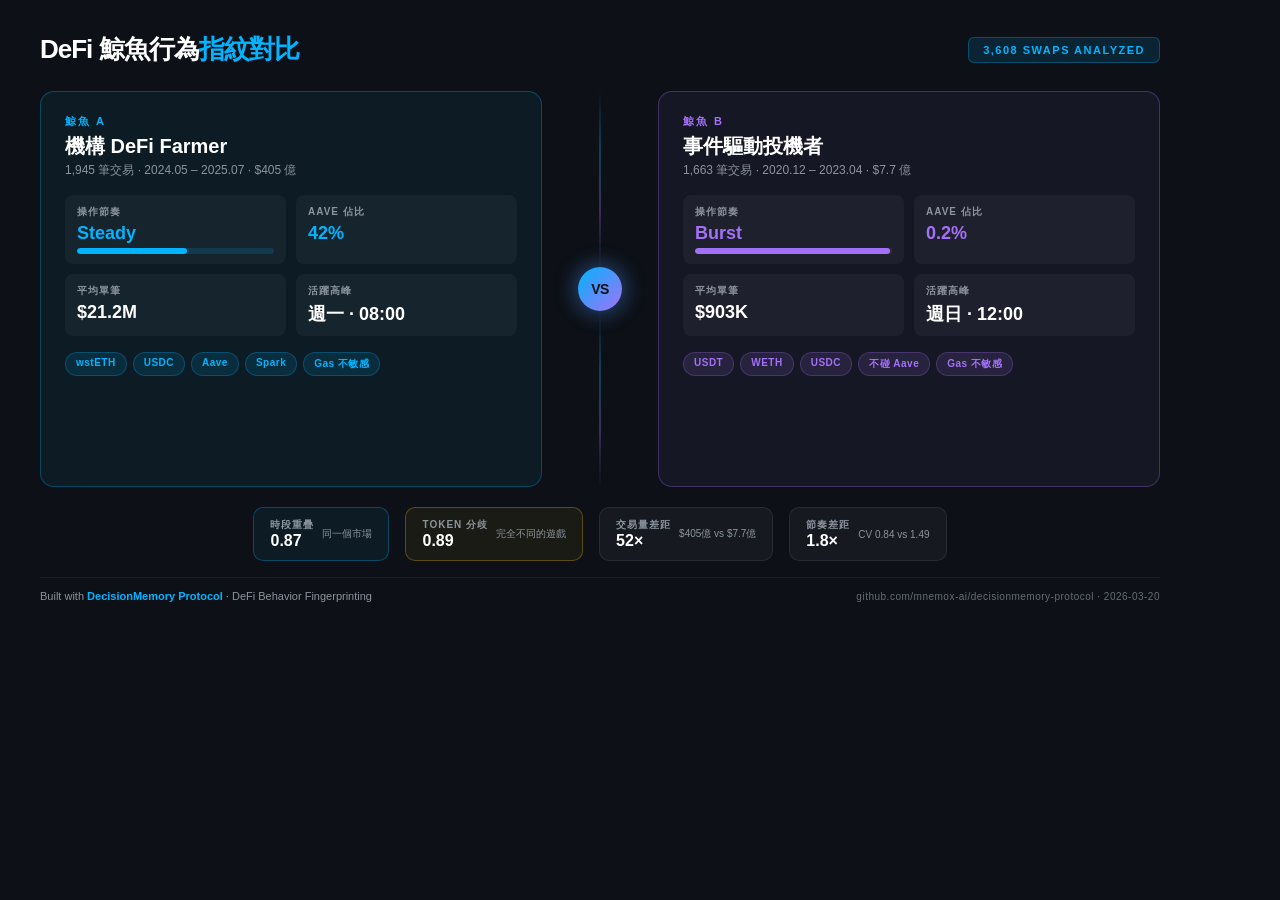
<file: assets/generate_whale_compare.html>
<!DOCTYPE html>
<html lang="zh-TW">
<head>
<meta charset="UTF-8">
<meta name="viewport" content="width=1200, height=630">
<title>DeFi Whale Fingerprint Comparison</title>
<style>
* { margin: 0; padding: 0; box-sizing: border-box; }
body {
  width: 1200px; height: 630px;
  font-family: -apple-system, BlinkMacSystemFont, 'Segoe UI', Helvetica, Arial, sans-serif;
  background: #0d1117;
  color: #e6edf3;
  display: flex; flex-direction: column;
  padding: 32px 40px 28px;
  overflow: hidden;
}

/* ── Header ── */
.header {
  display: flex; justify-content: space-between; align-items: center;
  margin-bottom: 24px;
}
.header h1 {
  font-size: 26px; font-weight: 700; letter-spacing: -1px;
  color: #fff;
}
.header h1 span { color: #00b4ff; }
.header .badge {
  font-size: 11px; font-weight: 600; letter-spacing: 1.5px; text-transform: uppercase;
  background: rgba(0, 180, 255, 0.12); border: 1px solid rgba(0, 180, 255, 0.3);
  border-radius: 6px; padding: 6px 14px; color: #00b4ff;
}

/* ── Two columns ── */
.columns { display: flex; gap: 28px; flex: 1; }

.whale-card {
  flex: 1; border-radius: 14px; padding: 22px 24px;
  position: relative; overflow: hidden;
}
.whale-a {
  background: rgba(0, 180, 255, 0.06);
  border: 1.5px solid rgba(0, 180, 255, 0.3);
}
.whale-b {
  background: rgba(163, 113, 247, 0.06);
  border: 1.5px solid rgba(163, 113, 247, 0.3);
}

.whale-label {
  font-size: 11px; font-weight: 600; letter-spacing: 2px; text-transform: uppercase;
  margin-bottom: 4px;
}
.whale-a .whale-label { color: #00b4ff; }
.whale-b .whale-label { color: #a371f7; }

.whale-name {
  font-size: 20px; font-weight: 700; color: #fff; margin-bottom: 2px;
}
.whale-subtitle {
  font-size: 12px; color: #8b949e; margin-bottom: 16px;
}

/* ── Stats grid ── */
.stats-grid {
  display: grid; grid-template-columns: 1fr 1fr; gap: 10px;
  margin-bottom: 16px;
}
.stat-box {
  background: rgba(255,255,255,0.04); border-radius: 8px;
  padding: 10px 12px;
}
.stat-label {
  font-size: 10px; font-weight: 600; letter-spacing: 1px; text-transform: uppercase;
  color: #8b949e; margin-bottom: 4px;
}
.stat-value {
  font-size: 18px; font-weight: 700; color: #fff;
  font-variant-numeric: tabular-nums;
}
.stat-value.cyan { color: #00b4ff; }
.stat-value.purple { color: #a371f7; }
.stat-value.green { color: #3fb950; }
.stat-value.gold { color: #f0b90b; }

/* ── Tempo bar ── */
.tempo-bar {
  height: 6px; border-radius: 3px; margin-top: 4px;
  position: relative; overflow: hidden;
}
.whale-a .tempo-bar { background: rgba(0, 180, 255, 0.15); }
.whale-b .tempo-bar { background: rgba(163, 113, 247, 0.15); }
.tempo-fill {
  height: 100%; border-radius: 3px; position: absolute; left: 0; top: 0;
}
.whale-a .tempo-fill { background: #00b4ff; }
.whale-b .tempo-fill { background: #a371f7; }

/* ── Tags ── */
.tags { display: flex; gap: 6px; flex-wrap: wrap; margin-top: 12px; }
.tag {
  font-size: 10px; font-weight: 600; padding: 4px 10px;
  border-radius: 12px; letter-spacing: 0.5px;
}
.whale-a .tag {
  background: rgba(0, 180, 255, 0.12); color: #00b4ff;
  border: 1px solid rgba(0, 180, 255, 0.25);
}
.whale-b .tag {
  background: rgba(163, 113, 247, 0.12); color: #a371f7;
  border: 1px solid rgba(163, 113, 247, 0.25);
}

/* ── Center VS ── */
.vs-divider {
  display: flex; flex-direction: column; align-items: center; justify-content: center;
  width: 60px; flex-shrink: 0; position: relative;
}
.vs-circle {
  width: 44px; height: 44px; border-radius: 50%;
  background: linear-gradient(135deg, #00b4ff, #a371f7);
  display: flex; align-items: center; justify-content: center;
  font-size: 14px; font-weight: 800; color: #0d1117; letter-spacing: -0.5px;
  box-shadow: 0 0 24px rgba(0, 180, 255, 0.3), 0 0 24px rgba(163, 113, 247, 0.3);
}
.vs-line {
  width: 2px; flex: 1;
  background: linear-gradient(180deg, transparent, rgba(0,180,255,0.3), rgba(163,113,247,0.3), transparent);
}

/* ── Bottom bar ── */
.bottom-bar {
  display: flex; gap: 16px; margin-top: 20px;
  align-items: center; justify-content: center;
}
.metric-pill {
  display: flex; align-items: center; gap: 8px;
  background: rgba(255,255,255,0.04); border: 1px solid rgba(255,255,255,0.08);
  border-radius: 10px; padding: 10px 16px;
}
.metric-pill .pill-label {
  font-size: 10px; font-weight: 600; letter-spacing: 1px; text-transform: uppercase;
  color: #8b949e;
}
.metric-pill .pill-value {
  font-size: 16px; font-weight: 700; color: #fff;
  font-variant-numeric: tabular-nums;
}
.metric-pill .pill-desc {
  font-size: 10px; color: #8b949e;
}
.metric-pill.highlight {
  border-color: rgba(0, 180, 255, 0.3);
  background: rgba(0, 180, 255, 0.06);
}
.metric-pill.warn {
  border-color: rgba(240, 185, 11, 0.3);
  background: rgba(240, 185, 11, 0.06);
}

/* ── Footer ── */
.footer {
  display: flex; justify-content: space-between; align-items: center;
  margin-top: 16px; padding-top: 12px;
  border-top: 1px solid rgba(255,255,255,0.06);
}
.footer-left {
  font-size: 11px; color: #8b949e;
}
.footer-left strong { color: #00b4ff; font-weight: 600; }
.footer-right {
  font-size: 10px; color: #656d76; letter-spacing: 0.5px;
}
</style>
</head>
<body>

<div class="header">
  <h1>DeFi 鯨魚行為<span>指紋對比</span></h1>
  <div class="badge">3,608 Swaps Analyzed</div>
</div>

<div class="columns">
  <!-- Whale A -->
  <div class="whale-card whale-a">
    <div class="whale-label">鯨魚 A</div>
    <div class="whale-name">機構 DeFi Farmer</div>
    <div class="whale-subtitle">1,945 筆交易 · 2024.05 – 2025.07 · $405 億</div>

    <div class="stats-grid">
      <div class="stat-box">
        <div class="stat-label">操作節奏</div>
        <div class="stat-value cyan">Steady</div>
        <div class="tempo-bar"><div class="tempo-fill" style="width: 56%"></div></div>
      </div>
      <div class="stat-box">
        <div class="stat-label">Aave 佔比</div>
        <div class="stat-value cyan">42%</div>
      </div>
      <div class="stat-box">
        <div class="stat-label">平均單筆</div>
        <div class="stat-value">$21.2M</div>
      </div>
      <div class="stat-box">
        <div class="stat-label">活躍高峰</div>
        <div class="stat-value">週一 · 08:00</div>
      </div>
    </div>

    <div class="tags">
      <span class="tag">wstETH</span>
      <span class="tag">USDC</span>
      <span class="tag">Aave</span>
      <span class="tag">Spark</span>
      <span class="tag">Gas 不敏感</span>
    </div>
  </div>

  <!-- VS -->
  <div class="vs-divider">
    <div class="vs-line"></div>
    <div class="vs-circle">VS</div>
    <div class="vs-line"></div>
  </div>

  <!-- Whale B -->
  <div class="whale-card whale-b">
    <div class="whale-label">鯨魚 B</div>
    <div class="whale-name">事件驅動投機者</div>
    <div class="whale-subtitle">1,663 筆交易 · 2020.12 – 2023.04 · $7.7 億</div>

    <div class="stats-grid">
      <div class="stat-box">
        <div class="stat-label">操作節奏</div>
        <div class="stat-value purple">Burst</div>
        <div class="tempo-bar"><div class="tempo-fill" style="width: 99%"></div></div>
      </div>
      <div class="stat-box">
        <div class="stat-label">Aave 佔比</div>
        <div class="stat-value purple">0.2%</div>
      </div>
      <div class="stat-box">
        <div class="stat-label">平均單筆</div>
        <div class="stat-value">$903K</div>
      </div>
      <div class="stat-box">
        <div class="stat-label">活躍高峰</div>
        <div class="stat-value">週日 · 12:00</div>
      </div>
    </div>

    <div class="tags">
      <span class="tag">USDT</span>
      <span class="tag">WETH</span>
      <span class="tag">USDC</span>
      <span class="tag">不碰 Aave</span>
      <span class="tag">Gas 不敏感</span>
    </div>
  </div>
</div>

<!-- Bottom metrics -->
<div class="bottom-bar">
  <div class="metric-pill highlight">
    <div>
      <div class="pill-label">時段重疊</div>
      <div class="pill-value">0.87</div>
    </div>
    <div class="pill-desc">同一個市場</div>
  </div>
  <div class="metric-pill warn">
    <div>
      <div class="pill-label">Token 分歧</div>
      <div class="pill-value">0.89</div>
    </div>
    <div class="pill-desc">完全不同的遊戲</div>
  </div>
  <div class="metric-pill">
    <div>
      <div class="pill-label">交易量差距</div>
      <div class="pill-value">52×</div>
    </div>
    <div class="pill-desc">$405億 vs $7.7億</div>
  </div>
  <div class="metric-pill">
    <div>
      <div class="pill-label">節奏差距</div>
      <div class="pill-value">1.8×</div>
    </div>
    <div class="pill-desc">CV 0.84 vs 1.49</div>
  </div>
</div>

<div class="footer">
  <div class="footer-left">Built with <strong>DecisionMemory Protocol</strong> · DeFi Behavior Fingerprinting</div>
  <div class="footer-right">github.com/mnemox-ai/decisionmemory-protocol · 2026-03-20</div>
</div>

</body>
</html>
</file>
